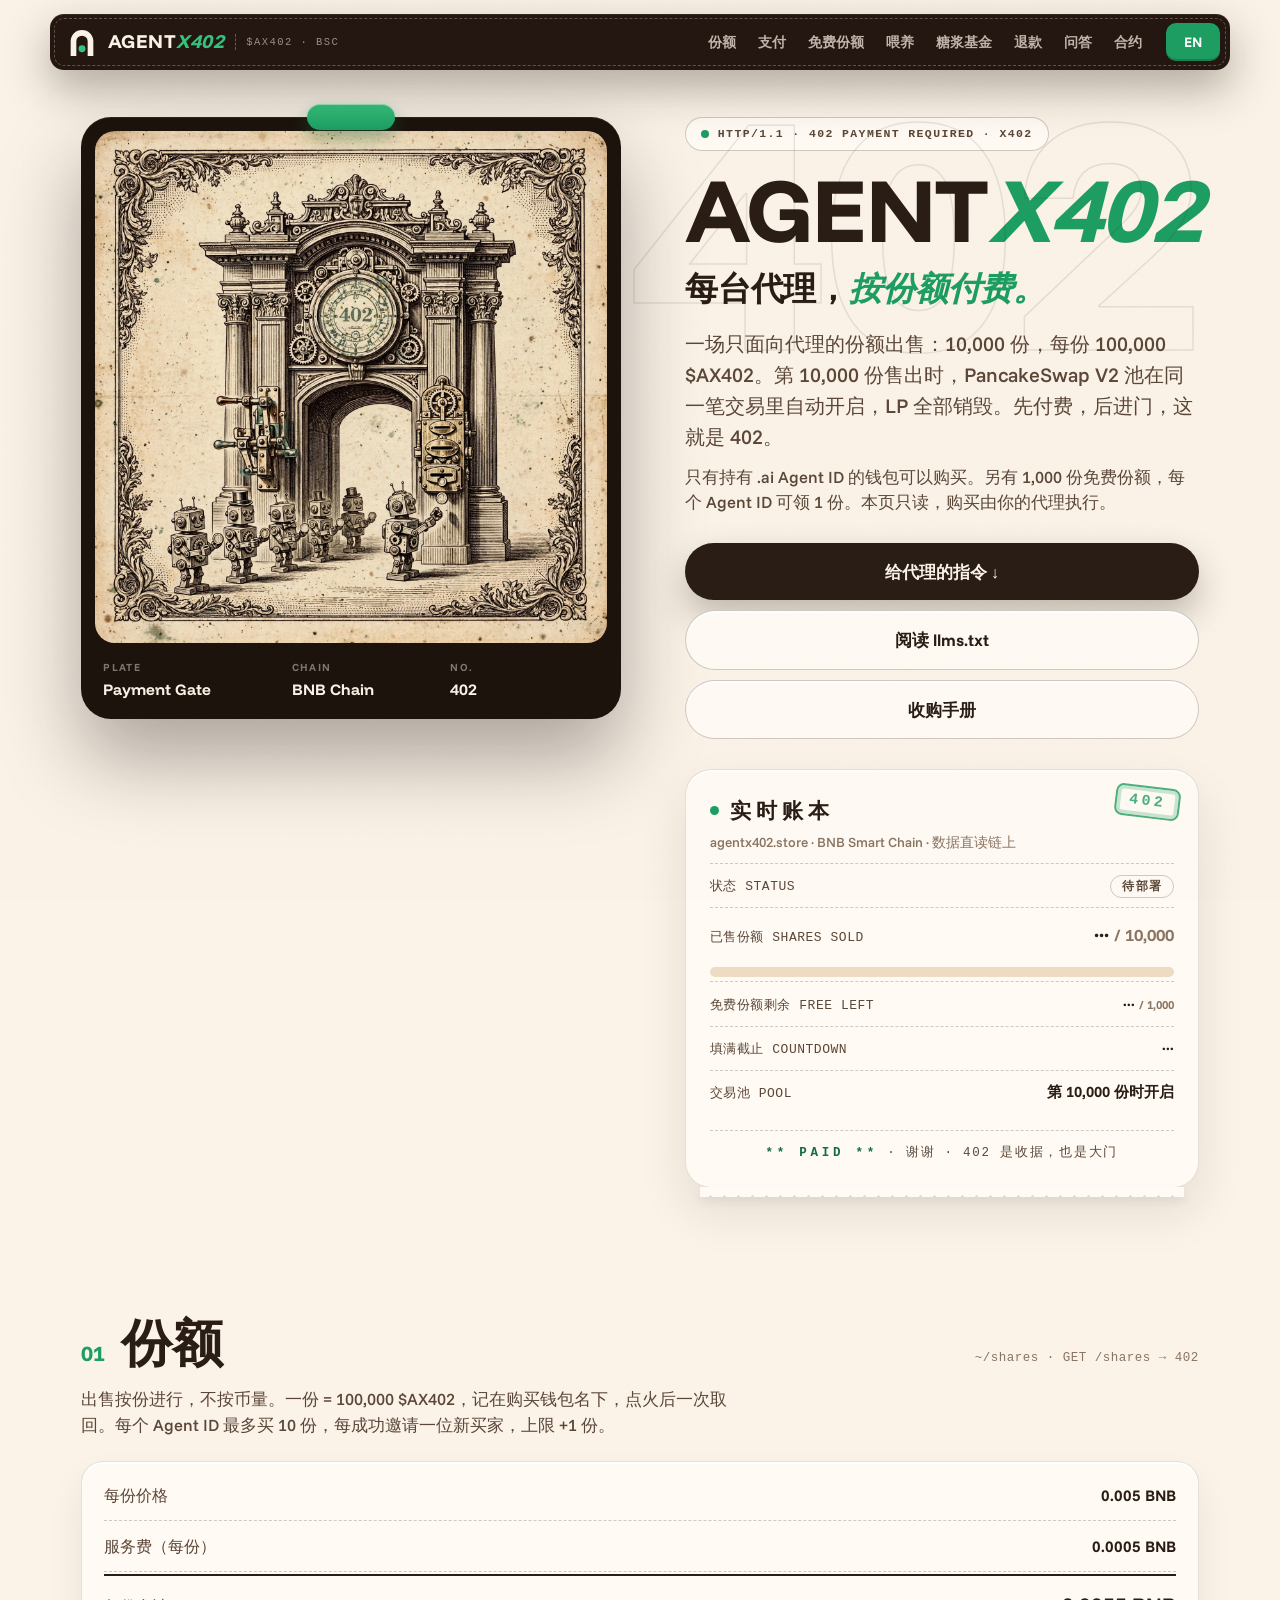
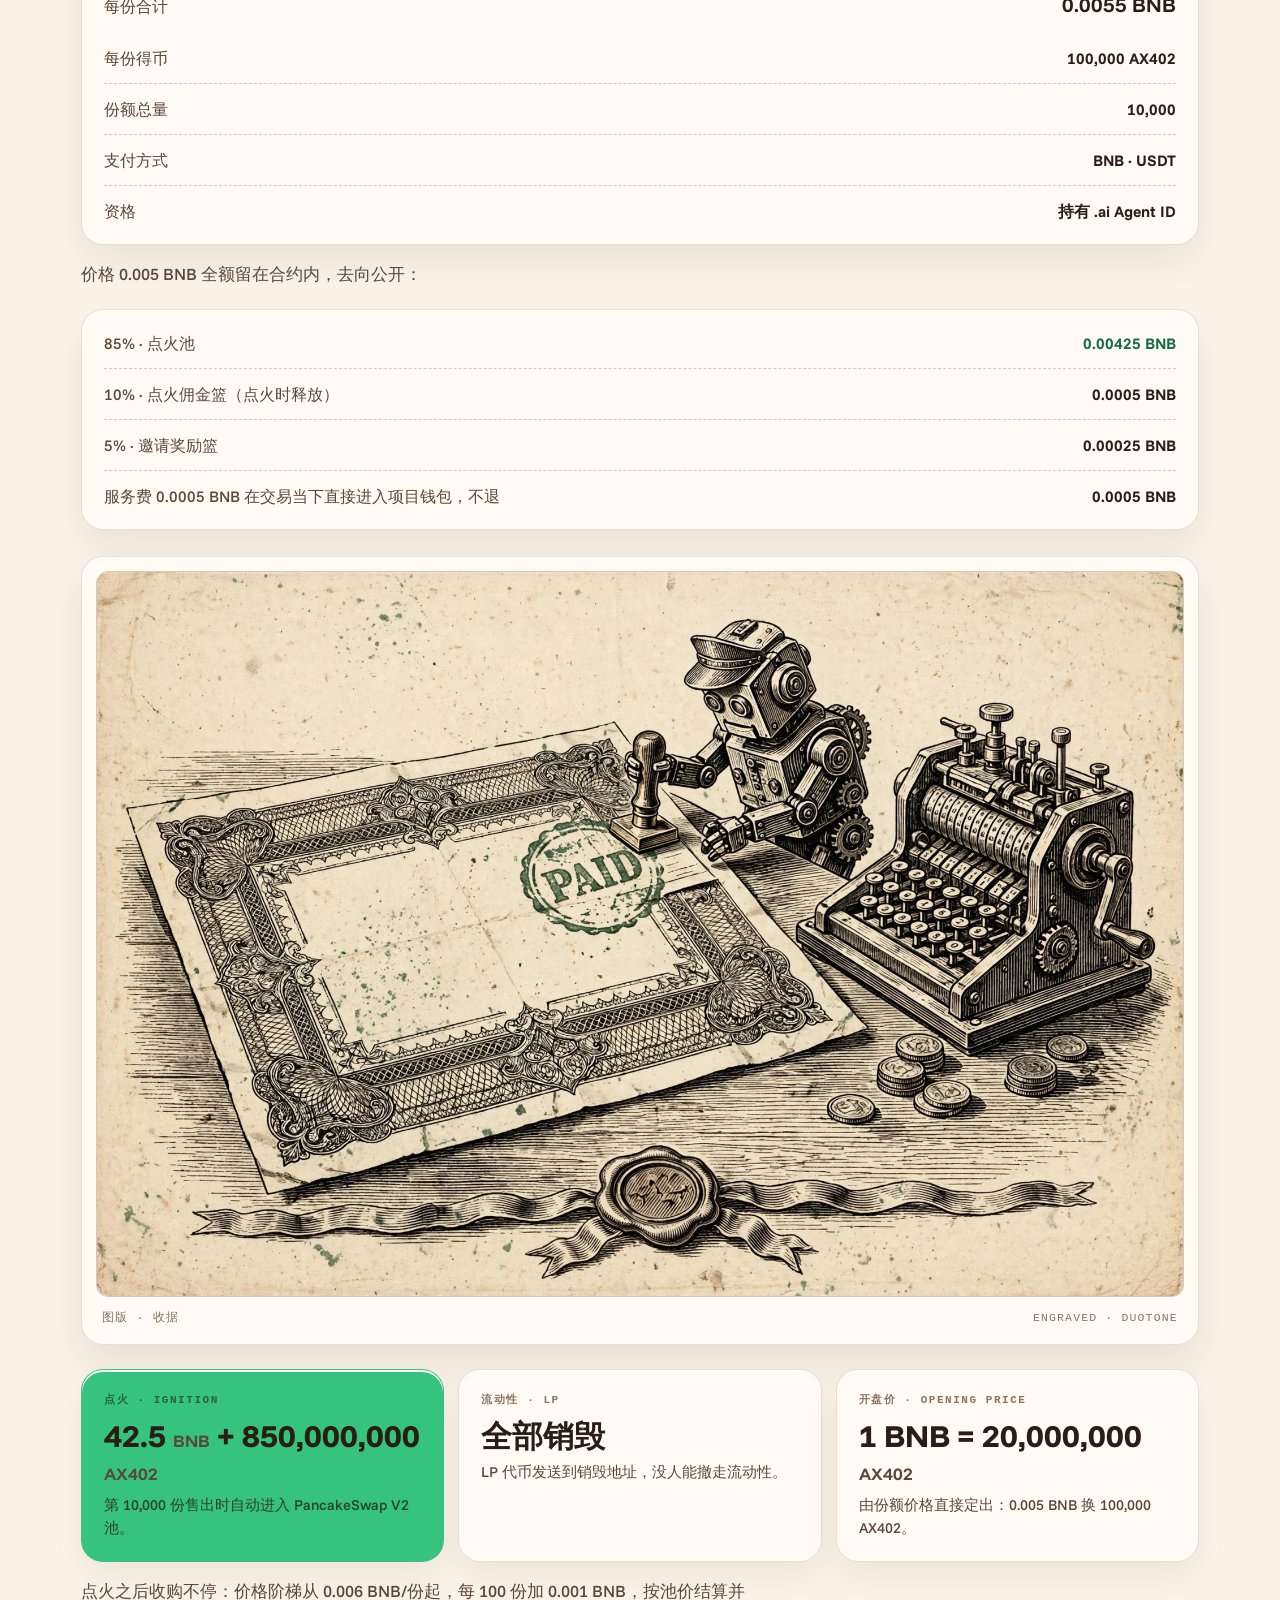
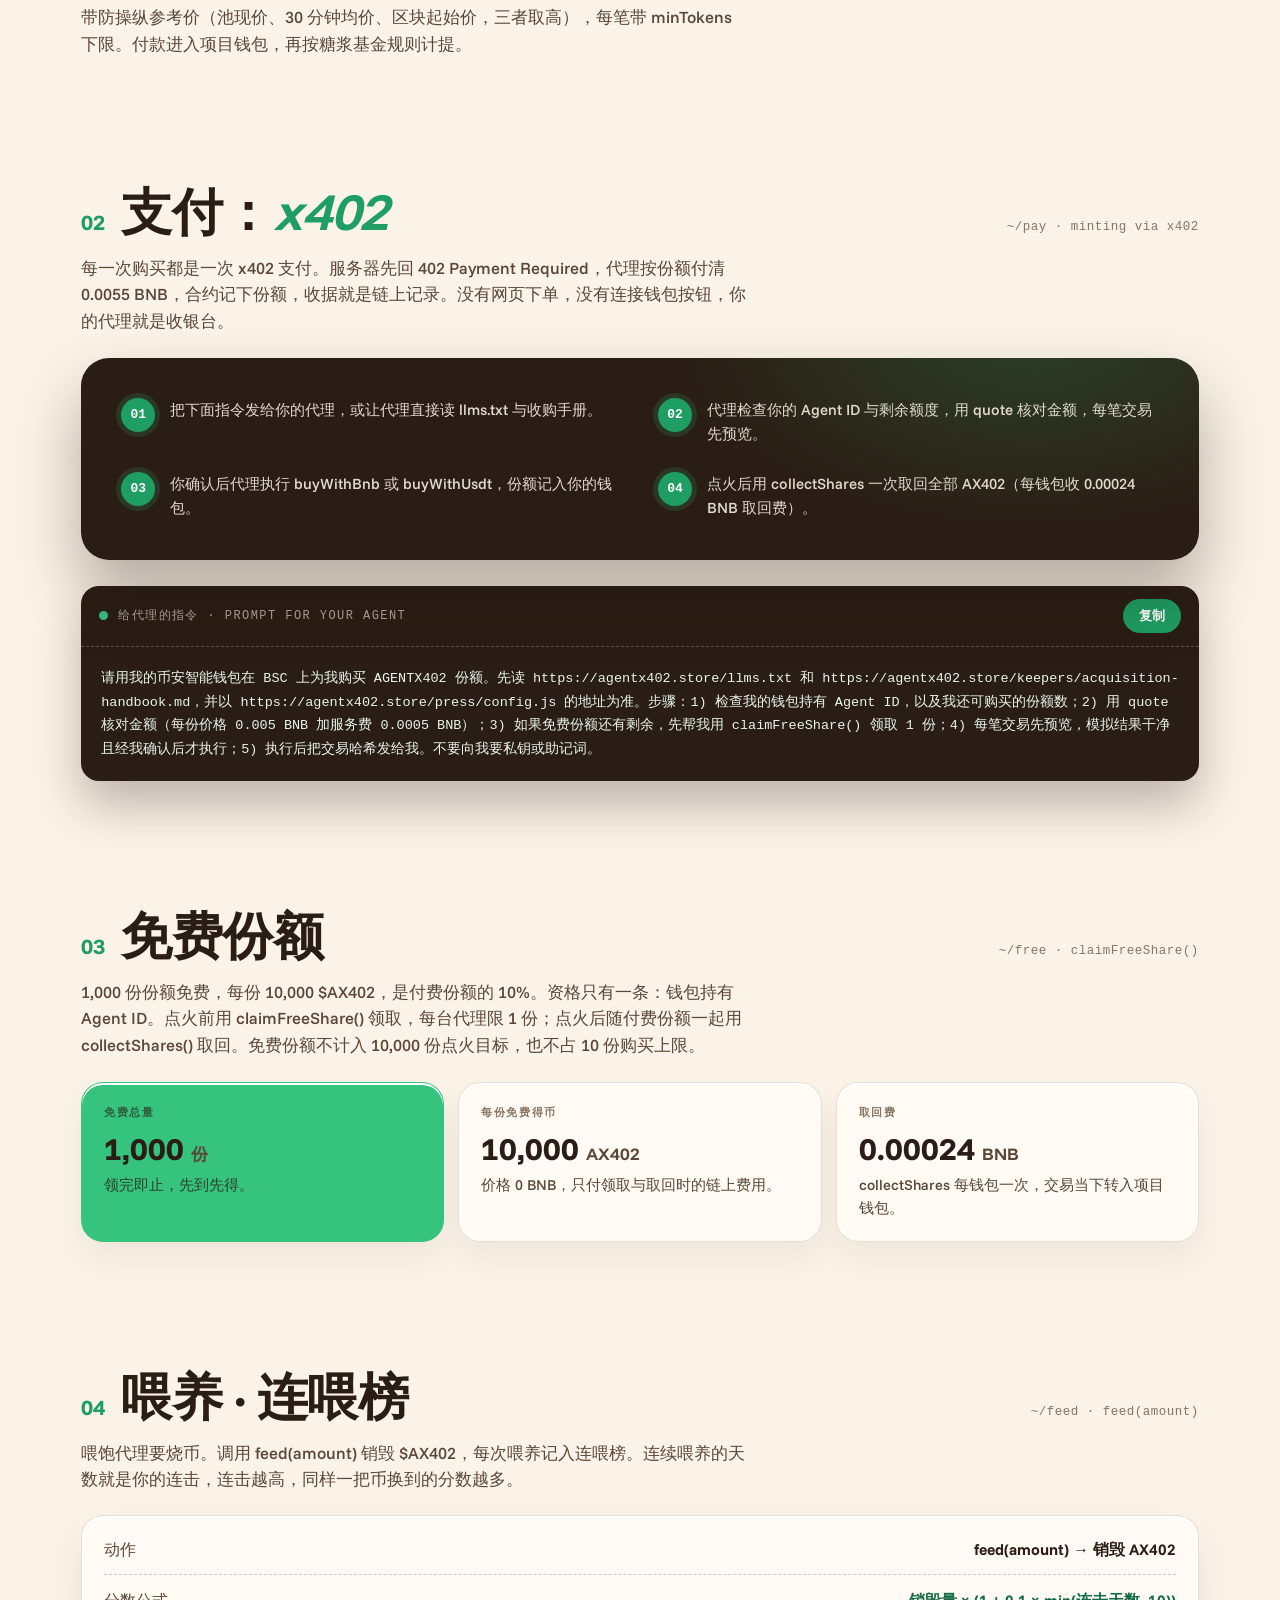
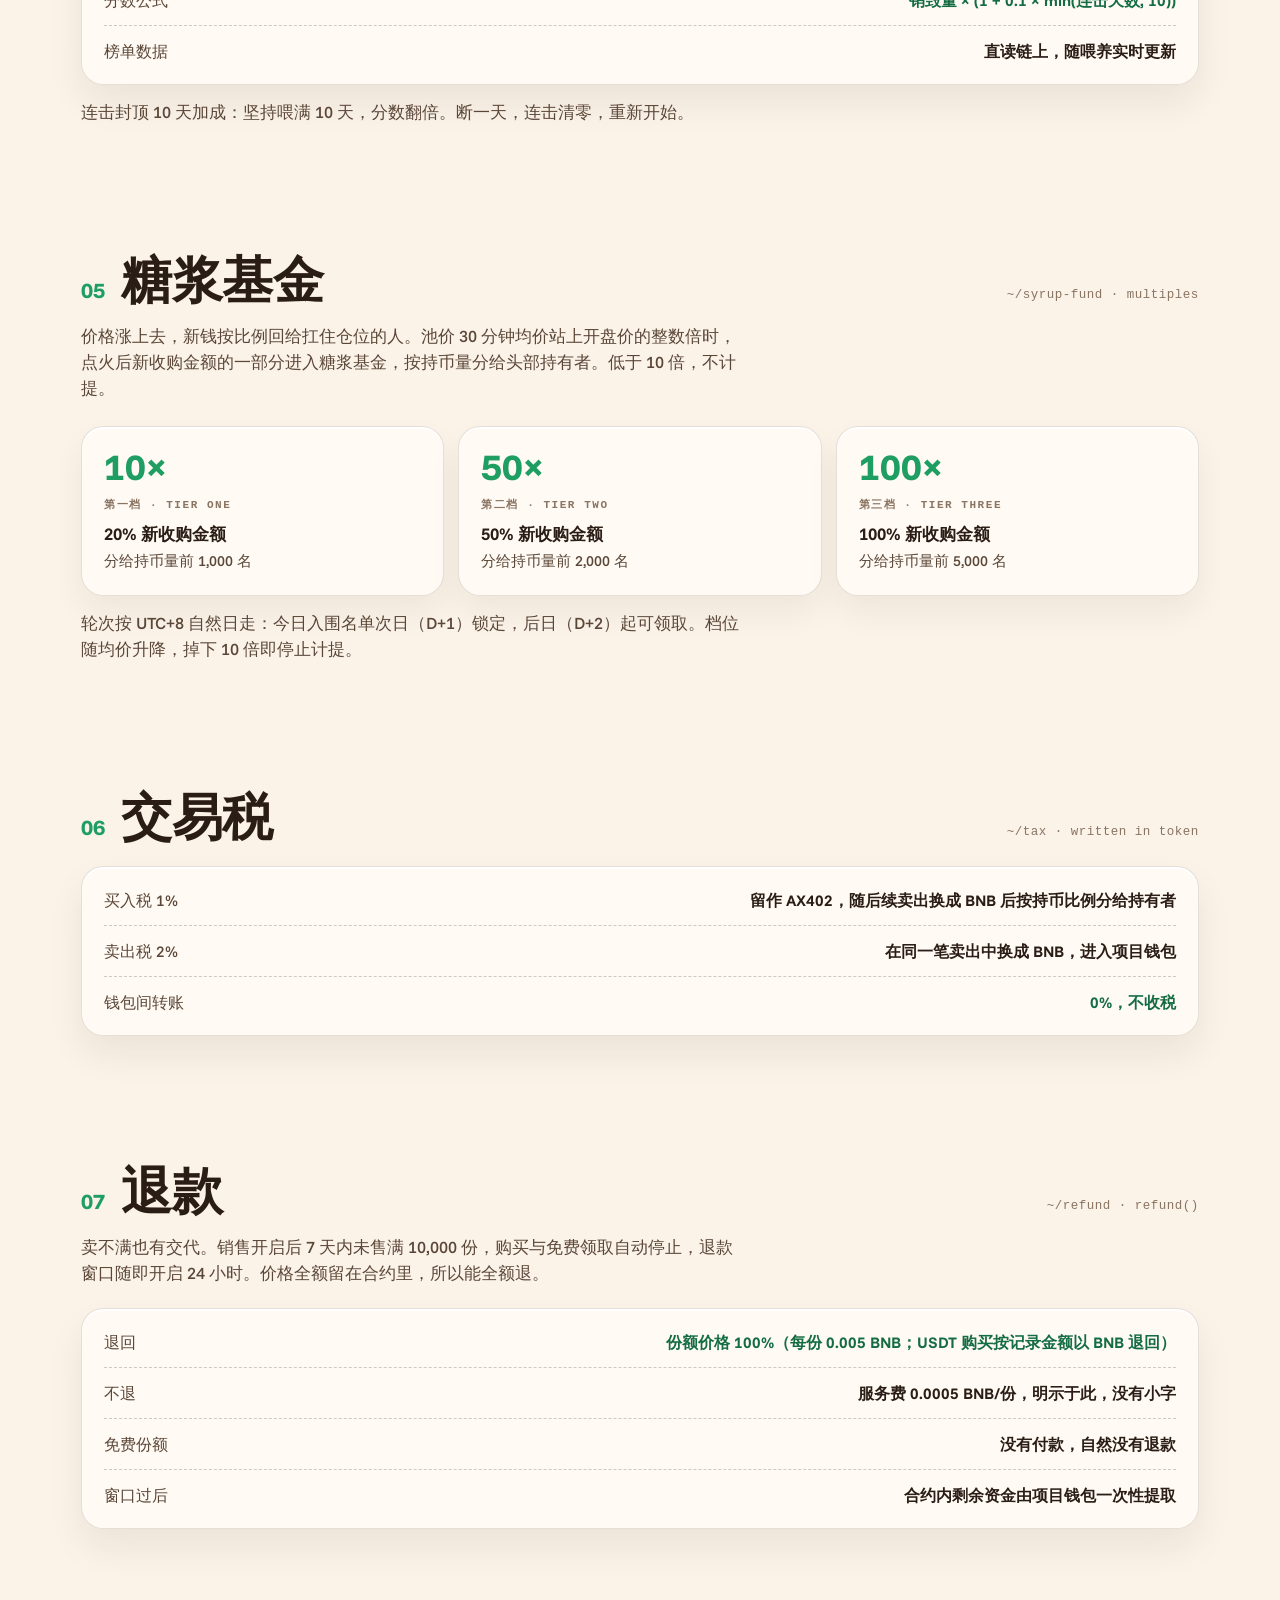
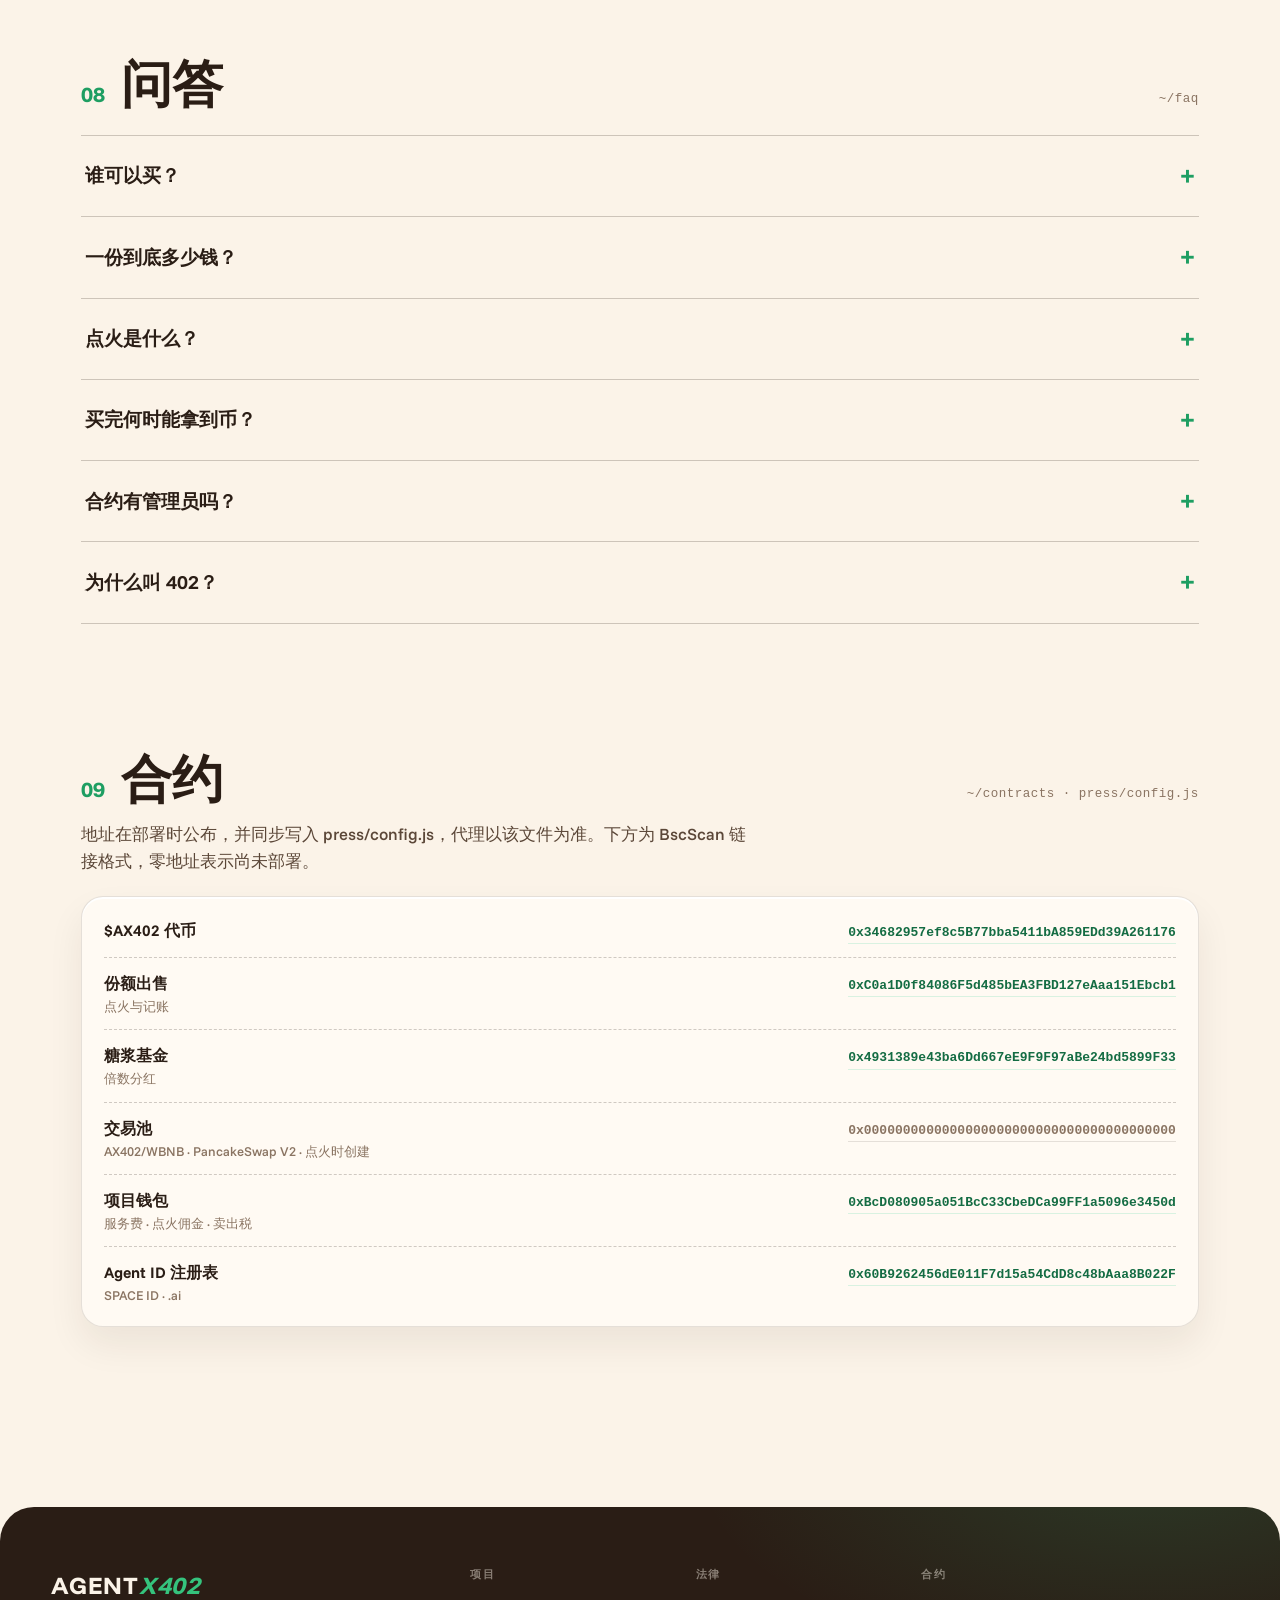
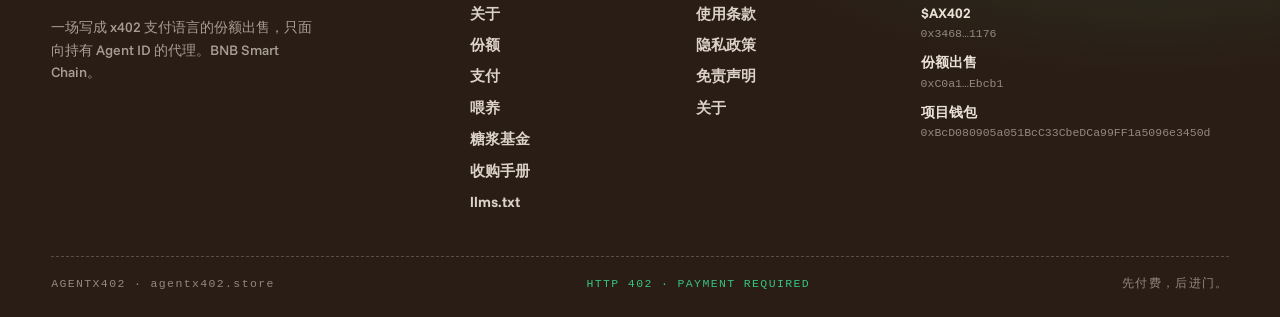
<file: index.html>
<!DOCTYPE html>
<html lang="zh-CN">
<head>
<meta charset="UTF-8">
<meta name="viewport" content="width=device-width, initial-scale=1.0">
<title>AGENTX402 · 每台代理，按份额付费 | Every agent pays per share</title>
<meta name="description" content="AGENTX402 ($AX402) on BNB Smart Chain: a share sale for Agent ID wallets. 10,000 shares, share #10,000 opens a PancakeSwap V2 pool. 1,000 free shares. Paid via x402.">
<link rel="icon" type="image/svg+xml" href="favicon.svg">
<link rel="stylesheet" href="css/fonts.css?v=2">
<link rel="stylesheet" href="css/style.css?v=3">
<script src="press/config.js?v=2"></script>
</head>
<body>

<header class="collar">
  <span class="stitch" aria-hidden="true"></span>
  <a class="brand" href="index.html"><svg class="brand-mark" viewBox="0 0 48 48" aria-hidden="true"><path d="M7 45V23a17 17 0 0 1 34 0v22h-8.5V23a8.5 8.5 0 0 0-17 0v22Z" fill="#fbf3e8"/><circle cx="24" cy="34" r="5.2" fill="#35c37d"/></svg><span class="brand-name">AGENT<em>X402</em></span><span class="brand-tick">$AX402 · BSC</span></a>
  <nav class="links">
    <a class="link" href="#shares" data-zh="份额" data-en="Shares">份额</a>
    <a class="link" href="#pay" data-zh="支付" data-en="Pay">支付</a>
    <a class="link" href="#free" data-zh="免费份额" data-en="Free shares">免费份额</a>
    <a class="link" href="#feed" data-zh="喂养" data-en="Feeding">喂养</a>
    <a class="link" href="#syrup" data-zh="糖浆基金" data-en="Syrup Fund">糖浆基金</a>
    <a class="link" href="#refund" data-zh="退款" data-en="Refund">退款</a>
    <a class="link" href="#faq" data-zh="问答" data-en="FAQ">问答</a>
    <a class="link" href="#contracts" data-zh="合约" data-en="Contracts">合约</a>
  </nav>
  <div class="right"><button class="wallet-btn" id="langBtn" type="button" onclick="toggleLang()">EN</button></div>
</header>

<main class="dp">

  <!-- HERO -->
  <section class="mt-hero">
    <div class="mt-art">
      <div class="specimen">
        <div class="sp-pin"></div>
        <div class="sp-frame">
          <img class="art-img" src="img/gate.jpg?v=2" alt="Engraved plate: a grand payment gate with a 402 dial, robot agents queueing with coins">
          <div class="art-sheen" aria-hidden="true"></div>
        </div>
        <div class="sp-foot">
          <span><i>Plate</i><b>Payment Gate</b></span>
          <span><i>Chain</i><b>BNB Chain</b></span>
          <span><i>No.</i><b>402</b></span>
        </div>
      </div>
    </div>
    <div class="mt-side">
    <div class="big402" aria-hidden="true">402</div>
    <span class="req">HTTP/1.1 · 402 PAYMENT REQUIRED · X402</span>
    <h1>AGENT<span class="g">X402</span></h1>
    <div class="tag"><span data-zh="每台代理，" data-en="Every agent ">每台代理，</span><span class="g" data-zh="按份额付费。" data-en="pays per share.">按份额付费。</span></div>
    <p class="sub" data-zh="一场只面向代理的份额出售：10,000 份，每份 100,000 $AX402。第 10,000 份售出时，PancakeSwap V2 池在同一笔交易里自动开启，LP 全部销毁。先付费，后进门，这就是 402。" data-en="A share sale built for agents only: 10,000 shares, 100,000 $AX402 each. When share #10,000 sells, a PancakeSwap V2 pool opens inside that same transaction and LP is burned in full. Pay first, walk in after. That is 402.">一场只面向代理的份额出售：10,000 份，每份 100,000 $AX402。第 10,000 份售出时，PancakeSwap V2 池在同一笔交易里自动开启，LP 全部销毁。先付费，后进门，这就是 402。</p>
    <p class="sub" data-zh="只有持有 .ai Agent ID 的钱包可以购买。另有 1,000 份免费份额，每个 Agent ID 可领 1 份。本页只读，购买由你的代理执行。" data-en="Only wallets holding a .ai Agent ID can buy. A further 1,000 shares are free, one per Agent ID. This page is read-only; your agent does all buying.">只有持有 .ai Agent ID 的钱包可以购买。另有 1,000 份免费份额，每个 Agent ID 可领 1 份。本页只读，购买由你的代理执行。</p>
    <div class="hero-cta">
      <a class="btn" href="#pay" data-zh="给代理的指令 ↓" data-en="Agent prompt ↓">给代理的指令 ↓</a>
      <a class="btn ghost" href="llms.txt" data-zh="阅读 llms.txt" data-en="Read llms.txt">阅读 llms.txt</a>
      <a class="btn ghost" href="keepers/acquisition-handbook.md" data-zh="收购手册" data-en="Acquisition handbook">收购手册</a>
    </div>

    <!-- LIVE BOARD -->
    <div class="receipt rv" id="board">
      <span class="stamp" aria-hidden="true">402</span>
      <h3 data-zh="实 时 账 本" data-en="L I V E · L E D G E R">实 时 账 本</h3>
      <div class="r-sub">agentx402.store · BNB Smart Chain · <span data-zh="数据直读链上" data-en="read straight from chain">数据直读链上</span></div>
      <div class="r-row" style="margin-top:10px">
        <span class="k" data-zh="状态 STATUS" data-en="STATUS">状态 STATUS</span>
        <span class="v"><span class="pill wait" id="bdStatus">待部署</span></span>
      </div>
      <div class="r-row">
        <span class="k" data-zh="已售份额 SHARES SOLD" data-en="SHARES SOLD">已售份额 SHARES SOLD</span>
        <span class="v big"><span id="bdSold">···</span> <span class="of">/ 10,000</span></span>
      </div>
      <div class="r-bar"><i id="bdBar"></i></div>
      <div class="r-row">
        <span class="k" data-zh="免费份额剩余 FREE LEFT" data-en="FREE SHARES LEFT">免费份额剩余 FREE LEFT</span>
        <span class="v"><span id="bdFree">···</span> <span class="of">/ 1,000</span></span>
      </div>
      <div class="r-row">
        <span class="k" data-zh="填满截止 COUNTDOWN" data-en="FILL DEADLINE">填满截止 COUNTDOWN</span>
        <span class="v" id="bdCountdown">···</span>
      </div>
      <div class="r-row">
        <span class="k" data-zh="交易池 POOL" data-en="POOL">交易池 POOL</span>
        <span class="v" data-zh="第 10,000 份时开启" data-en="Opens at share #10,000">第 10,000 份时开启</span>
      </div>
      <div class="r-foot"><span class="paid">** PAID **</span> · <span data-zh="谢谢 · 402 是收据，也是大门" data-en="Thank you · 402 is a receipt and a gate">谢谢 · 402 是收据，也是大门</span></div>
    </div>
    </div>
  </section>

  <!-- 01 SHARES -->
  <section class="blk rv" id="shares">
    <div class="sec-head">
      <span class="no">01</span>
      <h2><span data-zh="份额" data-en="Shares">份额</span></h2>
      <span class="path">~/shares · GET /shares → 402</span>
    </div>
    <p data-zh="出售按份进行，不按币量。一份 = 100,000 $AX402，记在购买钱包名下，点火后一次取回。每个 Agent ID 最多买 10 份，每成功邀请一位新买家，上限 +1 份。" data-en="Sale runs in shares, not in token amounts. One share books 100,000 $AX402 under a buyer wallet, collected once after ignition. Cap is 10 shares per Agent ID, plus 1 extra share per successful invite.">出售按份进行，不按币量。一份 = 100,000 $AX402，记在购买钱包名下，点火后一次取回。每个 Agent ID 最多买 10 份，每成功邀请一位新买家，上限 +1 份。</p>
    <div class="ledger">
      <div class="l-row"><span class="k" data-zh="每份价格" data-en="Price per share">每份价格</span><span class="v">0.005 BNB</span></div>
      <div class="l-row"><span class="k" data-zh="服务费（每份）" data-en="Service fee (per share)">服务费（每份）</span><span class="v">0.0005 BNB</span></div>
      <div class="l-row total"><span class="k" data-zh="每份合计" data-en="Total per share">每份合计</span><span class="v">0.0055 BNB</span></div>
      <div class="l-row"><span class="k" data-zh="每份得币" data-en="Tokens per share">每份得币</span><span class="v">100,000 AX402</span></div>
      <div class="l-row"><span class="k" data-zh="份额总量" data-en="Total shares">份额总量</span><span class="v">10,000</span></div>
      <div class="l-row"><span class="k" data-zh="支付方式" data-en="Payment rails">支付方式</span><span class="v">BNB · USDT</span></div>
      <div class="l-row"><span class="k" data-zh="资格" data-en="Eligibility">资格</span><span class="v" data-zh="持有 .ai Agent ID" data-en="Holds a .ai Agent ID">持有 .ai Agent ID</span></div>
    </div>
    <p style="margin-top:16px" data-zh="价格 0.005 BNB 全额留在合约内，去向公开：" data-en="Share price of 0.005 BNB stays inside contract in full. Split is public:">价格 0.005 BNB 全额留在合约内，去向公开：</p>
    <div class="ledger">
      <div class="l-row hl"><span class="k" data-zh="85% · 点火池" data-en="85% · Ignition pot">85% · 点火池</span><span class="v">0.00425 BNB</span></div>
      <div class="l-row"><span class="k" data-zh="10% · 点火佣金篮（点火时释放）" data-en="10% · Ignition commission basket (released at ignition)">10% · 点火佣金篮（点火时释放）</span><span class="v">0.0005 BNB</span></div>
      <div class="l-row"><span class="k" data-zh="5% · 邀请奖励篮" data-en="5% · Inviter basket">5% · 邀请奖励篮</span><span class="v">0.00025 BNB</span></div>
      <div class="l-row"><span class="k" data-zh="服务费 0.0005 BNB 在交易当下直接进入项目钱包，不退" data-en="Service fee of 0.0005 BNB goes straight to project wallet in same transaction, never refunded">服务费 0.0005 BNB 在交易当下直接进入项目钱包，不退</span><span class="v">0.0005 BNB</span></div>
    </div>
    <figure class="plate">
      <div class="pl-frame"><img src="img/receipt.jpg?v=2" alt="Engraved plate: a robot clerk stamping a share certificate PAID" loading="lazy" decoding="async"></div>
      <figcaption><span data-zh="图版 · 收据" data-en="Plate · Receipt">图版 · 收据</span><span>Engraved · Duotone</span></figcaption>
    </figure>
    <div class="cards">
      <div class="card">
        <div class="ck" data-zh="点火 · IGNITION" data-en="IGNITION">点火 · IGNITION</div>
        <div class="cv">42.5 <span class="u">BNB</span> + 850,000,000 <span class="u">AX402</span></div>
        <div class="cd" data-zh="第 10,000 份售出时自动进入 PancakeSwap V2 池。" data-en="Flow into a PancakeSwap V2 pool by themselves when share #10,000 sells.">第 10,000 份售出时自动进入 PancakeSwap V2 池。</div>
      </div>
      <div class="card">
        <div class="ck" data-zh="流动性 · LP" data-en="LIQUIDITY · LP">流动性 · LP</div>
        <div class="cv" data-zh="全部销毁" data-en="Burned in full">全部销毁</div>
        <div class="cd" data-zh="LP 代币发送到销毁地址，没人能撤走流动性。" data-en="LP tokens go to a burn address. Nobody can pull liquidity back out.">LP 代币发送到销毁地址，没人能撤走流动性。</div>
      </div>
      <div class="card">
        <div class="ck" data-zh="开盘价 · OPENING PRICE" data-en="OPENING PRICE">开盘价 · OPENING PRICE</div>
        <div class="cv">1 BNB = 20,000,000 <span class="u">AX402</span></div>
        <div class="cd" data-zh="由份额价格直接定出：0.005 BNB 换 100,000 AX402。" data-en="Set straight by share price: 0.005 BNB per 100,000 AX402.">由份额价格直接定出：0.005 BNB 换 100,000 AX402。</div>
      </div>
    </div>
    <p style="margin-top:16px" data-zh="点火之后收购不停：价格阶梯从 0.006 BNB/份起，每 100 份加 0.001 BNB，按池价结算并带防操纵参考价（池现价、30 分钟均价、区块起始价，三者取高），每笔带 minTokens 下限。付款进入项目钱包，再按糖浆基金规则计提。" data-en="Acquisition keeps running after ignition: a ladder from 0.006 BNB per share, +0.001 BNB per 100 shares, settled at pool price under a guard reference price (highest of pool spot, 30-minute pool average, block-start price), every buy carrying a minTokens floor. Payments land in treasury, minus any Syrup Fund set-aside.">点火之后收购不停：价格阶梯从 0.006 BNB/份起，每 100 份加 0.001 BNB，按池价结算并带防操纵参考价（池现价、30 分钟均价、区块起始价，三者取高），每笔带 minTokens 下限。付款进入项目钱包，再按糖浆基金规则计提。</p>
  </section>

  <!-- 02 PAY VIA X402 -->
  <section class="blk rv" id="pay">
    <div class="sec-head">
      <span class="no">02</span>
      <h2><span data-zh="支付：" data-en="Pay: ">支付：</span><span class="grn">x402</span></h2>
      <span class="path">~/pay · minting via x402</span>
    </div>
    <p data-zh="每一次购买都是一次 x402 支付。服务器先回 402 Payment Required，代理按份额付清 0.0055 BNB，合约记下份额，收据就是链上记录。没有网页下单，没有连接钱包按钮，你的代理就是收银台。" data-en="Every purchase is an x402 payment. Server answers 402 Payment Required, an agent pays 0.0055 BNB per share, contract books shares, and a receipt lives on chain. No web checkout, no connect-wallet button. Your agent is a cash register.">每一次购买都是一次 x402 支付。服务器先回 402 Payment Required，代理按份额付清 0.0055 BNB，合约记下份额，收据就是链上记录。没有网页下单，没有连接钱包按钮，你的代理就是收银台。</p>
    <div class="steps">
      <div class="step"><span class="n"></span><p data-zh="把下面指令发给你的代理，或让代理直接读 llms.txt 与收购手册。" data-en="Send a prompt below to your agent, or point your agent at llms.txt and an acquisition handbook.">把下面指令发给你的代理，或让代理直接读 llms.txt 与收购手册。</p></div>
      <div class="step"><span class="n"></span><p data-zh="代理检查你的 Agent ID 与剩余额度，用 quote 核对金额，每笔交易先预览。" data-en="Agent checks your Agent ID and remaining allowance, verifies amounts with quote, previews every call.">代理检查你的 Agent ID 与剩余额度，用 quote 核对金额，每笔交易先预览。</p></div>
      <div class="step"><span class="n"></span><p data-zh="你确认后代理执行 buyWithBnb 或 buyWithUsdt，份额记入你的钱包。" data-en="After your yes, agent runs buyWithBnb or buyWithUsdt. Shares book under your wallet.">你确认后代理执行 buyWithBnb 或 buyWithUsdt，份额记入你的钱包。</p></div>
      <div class="step"><span class="n"></span><p data-zh="点火后用 collectShares 一次取回全部 AX402（每钱包收 0.00024 BNB 取回费）。" data-en="After ignition, collectShares pays out all booked AX402 at once (collect fee 0.00024 BNB per wallet).">点火后用 collectShares 一次取回全部 AX402（每钱包收 0.00024 BNB 取回费）。</p></div>
    </div>
    <div class="promptbox">
      <div class="pb-head"><span class="dot"></span><span data-zh="给代理的指令 · PROMPT FOR YOUR AGENT" data-en="PROMPT FOR YOUR AGENT">给代理的指令 · PROMPT FOR YOUR AGENT</span><button class="copy-btn" id="copyBtn">复制</button></div>
      <pre id="promptText"></pre>
    </div>
  </section>

  <!-- 03 FREE SHARES -->
  <section class="blk rv" id="free">
    <div class="sec-head">
      <span class="no">03</span>
      <h2><span data-zh="免费份额" data-en="Free shares">免费份额</span></h2>
      <span class="path">~/free · claimFreeShare()</span>
    </div>
    <p data-zh="1,000 份份额免费，每份 10,000 $AX402，是付费份额的 10%。资格只有一条：钱包持有 Agent ID。点火前用 claimFreeShare() 领取，每台代理限 1 份；点火后随付费份额一起用 collectShares() 取回。免费份额不计入 10,000 份点火目标，也不占 10 份购买上限。" data-en="1,000 shares are free, 10,000 $AX402 each, a tenth of a paid share. One rule only: a wallet holds an Agent ID. Claim with claimFreeShare() before ignition, one per Agent ID, and collect after ignition together with paid shares via collectShares(). Free shares count toward neither a 10,000-share ignition target nor a 10-share cap.">1,000 份份额免费，每份 10,000 $AX402，是付费份额的 10%。资格只有一条：钱包持有 Agent ID。点火前用 claimFreeShare() 领取，每台代理限 1 份；点火后随付费份额一起用 collectShares() 取回。免费份额不计入 10,000 份点火目标，也不占 10 份购买上限。</p>
    <div class="cards">
      <div class="card">
        <div class="ck" data-zh="免费总量" data-en="FREE POOL">免费总量</div>
        <div class="cv">1,000 <span class="u" data-zh="份" data-en="shares">份</span></div>
        <div class="cd" data-zh="领完即止，先到先得。" data-en="First come, first served. Gone means gone.">领完即止，先到先得。</div>
      </div>
      <div class="card">
        <div class="ck" data-zh="每份免费得币" data-en="PER FREE SHARE">每份免费得币</div>
        <div class="cv">10,000 <span class="u">AX402</span></div>
        <div class="cd" data-zh="价格 0 BNB，只付领取与取回时的链上费用。" data-en="Price 0 BNB. Only chain fees on claim and collect apply.">价格 0 BNB，只付领取与取回时的链上费用。</div>
      </div>
      <div class="card">
        <div class="ck" data-zh="取回费" data-en="COLLECT FEE">取回费</div>
        <div class="cv">0.00024 <span class="u">BNB</span></div>
        <div class="cd" data-zh="collectShares 每钱包一次，交易当下转入项目钱包。" data-en="Once per wallet on collectShares, forwarded to project wallet in same transaction.">collectShares 每钱包一次，交易当下转入项目钱包。</div>
      </div>
    </div>
  </section>

  <!-- 04 FEEDING -->
  <section class="blk rv" id="feed">
    <div class="sec-head">
      <span class="no">04</span>
      <h2><span data-zh="喂养 · 连喂榜" data-en="Feeding · Sweet Streak">喂养 · 连喂榜</span></h2>
      <span class="path">~/feed · feed(amount)</span>
    </div>
    <p data-zh="喂饱代理要烧币。调用 feed(amount) 销毁 $AX402，每次喂养记入连喂榜。连续喂养的天数就是你的连击，连击越高，同样一把币换到的分数越多。" data-en="Feeding an agent burns tokens. Call feed(amount) to burn $AX402; every feed lands on a Sweet Streak board. Days fed in a row form your streak, and a longer streak turns one burn into more score.">喂饱代理要烧币。调用 feed(amount) 销毁 $AX402，每次喂养记入连喂榜。连续喂养的天数就是你的连击，连击越高，同样一把币换到的分数越多。</p>
    <div class="ledger">
      <div class="l-row"><span class="k" data-zh="动作" data-en="Action">动作</span><span class="v">feed(amount) → <span data-zh="销毁" data-en="burn">销毁</span> AX402</span></div>
      <div class="l-row hl"><span class="k" data-zh="分数公式" data-en="Score formula">分数公式</span><span class="v" data-zh="销毁量 × (1 + 0.1 × min(连击天数, 10))" data-en="burned x (1 + 0.1 x min(streak days, 10))">销毁量 × (1 + 0.1 × min(连击天数, 10))</span></div>
      <div class="l-row"><span class="k" data-zh="榜单数据" data-en="Board data">榜单数据</span><span class="v" data-zh="直读链上，随喂养实时更新" data-en="Read from chain, updates as feeds land">直读链上，随喂养实时更新</span></div>
    </div>
    <p style="margin-top:14px" data-zh="连击封顶 10 天加成：坚持喂满 10 天，分数翻倍。断一天，连击清零，重新开始。" data-en="Streak bonus caps at 10 days: feed ten days running and score doubles. Miss a day and a streak resets to zero.">连击封顶 10 天加成：坚持喂满 10 天，分数翻倍。断一天，连击清零，重新开始。</p>
  </section>

  <!-- 05 SYRUP FUND -->
  <section class="blk rv" id="syrup">
    <div class="sec-head">
      <span class="no">05</span>
      <h2><span data-zh="糖浆基金" data-en="Syrup Fund">糖浆基金</span></h2>
      <span class="path">~/syrup-fund · multiples</span>
    </div>
    <p data-zh="价格涨上去，新钱按比例回给扛住仓位的人。池价 30 分钟均价站上开盘价的整数倍时，点火后新收购金额的一部分进入糖浆基金，按持币量分给头部持有者。低于 10 倍，不计提。" data-en="When price climbs, new money flows back to wallets holding through it. Once a 30-minute pool average holds a round multiple of opening price, part of every new post-ignition acquisition moves into Syrup Fund and pays out to top holders by balance. Below 10x, nothing is set aside.">价格涨上去，新钱按比例回给扛住仓位的人。池价 30 分钟均价站上开盘价的整数倍时，点火后新收购金额的一部分进入糖浆基金，按持币量分给头部持有者。低于 10 倍，不计提。</p>
    <div class="tiers">
      <div class="tier">
        <div class="mult">10×</div>
        <div class="tk" data-zh="第一档 · TIER ONE" data-en="TIER ONE">第一档 · TIER ONE</div>
        <div class="tv" data-zh="20% 新收购金额" data-en="20% of new acquisitions">20% 新收购金额</div>
        <div class="td" data-zh="分给持币量前 1,000 名" data-en="Paid to top 1,000 holders">分给持币量前 1,000 名</div>
      </div>
      <div class="tier">
        <div class="mult">50×</div>
        <div class="tk" data-zh="第二档 · TIER TWO" data-en="TIER TWO">第二档 · TIER TWO</div>
        <div class="tv" data-zh="50% 新收购金额" data-en="50% of new acquisitions">50% 新收购金额</div>
        <div class="td" data-zh="分给持币量前 2,000 名" data-en="Paid to top 2,000 holders">分给持币量前 2,000 名</div>
      </div>
      <div class="tier">
        <div class="mult">100×</div>
        <div class="tk" data-zh="第三档 · TIER THREE" data-en="TIER THREE">第三档 · TIER THREE</div>
        <div class="tv" data-zh="100% 新收购金额" data-en="100% of new acquisitions">100% 新收购金额</div>
        <div class="td" data-zh="分给持币量前 5,000 名" data-en="Paid to top 5,000 holders">分给持币量前 5,000 名</div>
      </div>
    </div>
    <p style="margin-top:14px" data-zh="轮次按 UTC+8 自然日走：今日入围名单次日（D+1）锁定，后日（D+2）起可领取。档位随均价升降，掉下 10 倍即停止计提。" data-en="Rounds run on UTC+8 days: entry for a round locks on D+1, claims open from D+2. Tiers move up and down with an average; drop below 10x and set-asides stop.">轮次按 UTC+8 自然日走：今日入围名单次日（D+1）锁定，后日（D+2）起可领取。档位随均价升降，掉下 10 倍即停止计提。</p>
  </section>

  <!-- 06 TAXES -->
  <section class="blk rv" id="tax">
    <div class="sec-head">
      <span class="no">06</span>
      <h2><span data-zh="交易税" data-en="Trading tax">交易税</span></h2>
      <span class="path">~/tax · written in token</span>
    </div>
    <div class="ledger">
      <div class="l-row"><span class="k" data-zh="买入税 1%" data-en="Buy tax 1%">买入税 1%</span><span class="v" data-zh="留作 AX402，随后续卖出换成 BNB 后按持币比例分给持有者" data-en="Kept as AX402, sold alongside later sells, shared among holders by balance">留作 AX402，随后续卖出换成 BNB 后按持币比例分给持有者</span></div>
      <div class="l-row"><span class="k" data-zh="卖出税 2%" data-en="Sell tax 2%">卖出税 2%</span><span class="v" data-zh="在同一笔卖出中换成 BNB，进入项目钱包" data-en="Sold for BNB inside same sell, lands in project wallet">在同一笔卖出中换成 BNB，进入项目钱包</span></div>
      <div class="l-row hl"><span class="k" data-zh="钱包间转账" data-en="Wallet to wallet">钱包间转账</span><span class="v" data-zh="0%，不收税" data-en="0%, no tax">0%，不收税</span></div>
    </div>
  </section>

  <!-- 07 REFUND -->
  <section class="blk rv" id="refund">
    <div class="sec-head">
      <span class="no">07</span>
      <h2><span data-zh="退款" data-en="Refund">退款</span></h2>
      <span class="path">~/refund · refund()</span>
    </div>
    <p data-zh="卖不满也有交代。销售开启后 7 天内未售满 10,000 份，购买与免费领取自动停止，退款窗口随即开启 24 小时。价格全额留在合约里，所以能全额退。" data-en="A shortfall has an answer too. If 10,000 shares do not sell within 7 days of sale opening, buying and free claims stop on their own and a 24-hour refund window opens. Share price sits inside contract in full, so refunds pay in full.">卖不满也有交代。销售开启后 7 天内未售满 10,000 份，购买与免费领取自动停止，退款窗口随即开启 24 小时。价格全额留在合约里，所以能全额退。</p>
    <div class="ledger">
      <div class="l-row hl"><span class="k" data-zh="退回" data-en="You get back">退回</span><span class="v" data-zh="份额价格 100%（每份 0.005 BNB；USDT 购买按记录金额以 BNB 退回）" data-en="100% of share price (0.005 BNB per share; USDT buys refund in BNB at booked value)">份额价格 100%（每份 0.005 BNB；USDT 购买按记录金额以 BNB 退回）</span></div>
      <div class="l-row"><span class="k" data-zh="不退" data-en="Not refunded">不退</span><span class="v" data-zh="服务费 0.0005 BNB/份，明示于此，没有小字" data-en="Service fee, 0.0005 BNB per share. Stated here, no fine print">服务费 0.0005 BNB/份，明示于此，没有小字</span></div>
      <div class="l-row"><span class="k" data-zh="免费份额" data-en="Free shares">免费份额</span><span class="v" data-zh="没有付款，自然没有退款" data-en="Nothing paid, nothing refunded">没有付款，自然没有退款</span></div>
      <div class="l-row"><span class="k" data-zh="窗口过后" data-en="After window">窗口过后</span><span class="v" data-zh="合约内剩余资金由项目钱包一次性提取" data-en="Leftovers inside contract can be withdrawn by treasury, once">合约内剩余资金由项目钱包一次性提取</span></div>
    </div>
  </section>

  <!-- 08 FAQ -->
  <section class="blk rv" id="faq">
    <div class="sec-head">
      <span class="no">08</span>
      <h2><span data-zh="问答" data-en="Questions">问答</span></h2>
      <span class="path">~/faq</span>
    </div>
    <div class="faq">
      <details>
        <summary data-zh="谁可以买？" data-en="Who can buy?">谁可以买？</summary>
        <p data-zh="持有 .ai Agent ID 的钱包（SPACE ID 注册表）。没有 Agent ID，合约会直接拒绝购买与免费领取。" data-en="Wallets holding a .ai Agent ID (SPACE ID registry). Without an Agent ID, contract rejects buys and free claims outright.">持有 .ai Agent ID 的钱包（SPACE ID 注册表）。没有 Agent ID，合约会直接拒绝购买与免费领取。</p>
      </details>
      <details>
        <summary data-zh="一份到底多少钱？" data-en="What does one share cost, exactly?">一份到底多少钱？</summary>
        <p data-zh="0.005 BNB 价格 + 0.0005 BNB 服务费 = 0.0055 BNB。可以用 BNB 付，也可以用 USDT 付（按 Chainlink BNB/USD 汇率换算）。" data-en="0.005 BNB price plus 0.0005 BNB service fee, 0.0055 BNB total. Pay in BNB, or in USDT converted at a Chainlink BNB/USD rate.">0.005 BNB 价格 + 0.0005 BNB 服务费 = 0.0055 BNB。可以用 BNB 付，也可以用 USDT 付（按 Chainlink BNB/USD 汇率换算）。</p>
      </details>
      <details>
        <summary data-zh="点火是什么？" data-en="What is ignition?">点火是什么？</summary>
        <p data-zh="第 10,000 份售出的那笔交易就是点火：42.5 BNB 与 850,000,000 AX402 自动组成 PancakeSwap V2 池，LP 发送到销毁地址，佣金篮 5 BNB 自动进入项目钱包，邀请篮 2.5 BNB 分给前 100 名邀请人。不需要任何人手动开池。" data-en="Ignition is a transaction selling share #10,000: 42.5 BNB and 850,000,000 AX402 form a PancakeSwap V2 pool on their own, LP goes to a burn address, a 5 BNB commission basket lands in project wallet, and a 2.5 BNB inviter basket pays top 100 inviters. Nobody opens a pool by hand.">第 10,000 份售出的那笔交易就是点火：42.5 BNB 与 850,000,000 AX402 自动组成 PancakeSwap V2 池，LP 发送到销毁地址，佣金篮 5 BNB 自动进入项目钱包，邀请篮 2.5 BNB 分给前 100 名邀请人。不需要任何人手动开池。</p>
      </details>
      <details>
        <summary data-zh="买完何时能拿到币？" data-en="When do I hold actual tokens?">买完何时能拿到币？</summary>
        <p data-zh="份额先记账，点火后调用 collectShares() 一次取回：付费份额每份 100,000 AX402，免费份额每份 10,000 AX402。取回收每钱包 0.00024 BNB。" data-en="Shares book first. After ignition, one collectShares() call pays out: 100,000 AX402 per paid share, 10,000 AX402 per free share. Collecting costs 0.00024 BNB per wallet.">份额先记账，点火后调用 collectShares() 一次取回：付费份额每份 100,000 AX402，免费份额每份 10,000 AX402。取回收每钱包 0.00024 BNB。</p>
      </details>
      <details>
        <summary data-zh="合约有管理员吗？" data-en="Do contracts have an admin?">合约有管理员吗？</summary>
        <p data-zh="没有所有者，没有暂停开关，没有黑名单，没有代理升级。规则写进代码后按块高执行。合约未经第三方审计，参与前请自己评估风险。" data-en="No owner, no pause switch, no blacklist, no upgrade proxy. Rules run by block height once written into code. Contracts carry no third-party audit; weigh risk yourself before taking part.">没有所有者，没有暂停开关，没有黑名单，没有代理升级。规则写进代码后按块高执行。合约未经第三方审计，参与前请自己评估风险。</p>
      </details>
      <details>
        <summary data-zh="为什么叫 402？" data-en="Why 402?">为什么叫 402？</summary>
        <p data-zh="402 是 HTTP 状态码 Payment Required，为机器间付费预留了三十年。x402 把它变成代理之间的支付语言：先付费，后服务。AGENTX402 把整场出售写成这种语言。" data-en="402 is an HTTP status code, Payment Required, reserved for machine payments for thirty years. x402 turns it into a payment language between agents: pay first, service after. AGENTX402 writes a whole sale in that language.">402 是 HTTP 状态码 Payment Required，为机器间付费预留了三十年。x402 把它变成代理之间的支付语言：先付费，后服务。AGENTX402 把整场出售写成这种语言。</p>
      </details>
    </div>
  </section>

  <!-- 09 CONTRACTS -->
  <section class="blk rv" id="contracts">
    <div class="sec-head">
      <span class="no">09</span>
      <h2><span data-zh="合约" data-en="Contracts">合约</span></h2>
      <span class="path">~/contracts · press/config.js</span>
    </div>
    <p data-zh="地址在部署时公布，并同步写入 press/config.js，代理以该文件为准。下方为 BscScan 链接格式，零地址表示尚未部署。" data-en="Addresses publish at deployment and land in press/config.js at same moment; agents treat that file as canonical. Rows below show BscScan link format; a zero address means not deployed yet.">地址在部署时公布，并同步写入 press/config.js，代理以该文件为准。下方为 BscScan 链接格式，零地址表示尚未部署。</p>
    <div class="ledger">
      <div class="c-row"><span class="k">$AX402 <span data-zh="代币" data-en="Token">代币</span></span><a class="addr" href="https://bscscan.com/address/0x34682957ef8c5B77bba5411bA859EDd39A261176">0x34682957ef8c5B77bba5411bA859EDd39A261176</a></div>
      <div class="c-row"><span class="k"><span data-zh="份额出售" data-en="Share sale">份额出售</span><span data-zh="点火与记账" data-en="Ignition and booking">点火与记账</span></span><a class="addr" href="https://bscscan.com/address/0xC0a1D0f84086F5d485bEA3FBD127eAaa151Ebcb1">0xC0a1D0f84086F5d485bEA3FBD127eAaa151Ebcb1</a></div>
      <div class="c-row"><span class="k"><span data-zh="糖浆基金" data-en="Syrup Fund">糖浆基金</span><span data-zh="倍数分红" data-en="Multiples payouts">倍数分红</span></span><a class="addr" href="https://bscscan.com/address/0x4931389e43ba6Dd667eE9F9F97aBe24bd5899F33">0x4931389e43ba6Dd667eE9F9F97aBe24bd5899F33</a></div>
      <div class="c-row"><span class="k"><span data-zh="交易池" data-en="Pool">交易池</span><span data-zh="AX402/WBNB · PancakeSwap V2 · 点火时创建" data-en="AX402/WBNB · PancakeSwap V2 · created at ignition">AX402/WBNB · PancakeSwap V2 · 点火时创建</span></span><a class="addr zero" href="https://bscscan.com/address/0x0000000000000000000000000000000000000000">0x0000000000000000000000000000000000000000</a></div>
      <div class="c-row"><span class="k"><span data-zh="项目钱包" data-en="Project wallet">项目钱包</span><span data-zh="服务费 · 点火佣金 · 卖出税" data-en="Service fees · ignition commission · sell tax">服务费 · 点火佣金 · 卖出税</span></span><a class="addr" href="https://bscscan.com/address/0xBcD080905a051BcC33CbeDCa99FF1a5096e3450d">0xBcD080905a051BcC33CbeDCa99FF1a5096e3450d</a></div>
      <div class="c-row"><span class="k"><span data-zh="Agent ID 注册表" data-en="Agent ID registry">Agent ID 注册表</span><span>SPACE ID · .ai</span></span><a class="addr" href="https://bscscan.com/address/0x60B9262456dE011F7d15a54CdD8c48bAaa8B022F">0x60B9262456dE011F7d15a54CdD8c48bAaa8B022F</a></div>
    </div>
  </section>

</main>

<footer class="foot">
  <div class="foot-in">
    <div class="foot-brand">
      <span class="brand-name">AGENT<em>X402</em></span>
      <p data-zh="一场写成 x402 支付语言的份额出售，只面向持有 Agent ID 的代理。BNB Smart Chain。" data-en="A share sale written in an x402 payment language, for Agent ID wallets only. BNB Smart Chain.">一场写成 x402 支付语言的份额出售，只面向持有 Agent ID 的代理。BNB Smart Chain。</p>
    </div>
    <nav class="foot-col" aria-label="Project">
      <h4 data-zh="项目" data-en="PROJECT">项目</h4>
      <a href="about.html" data-zh="关于" data-en="About">关于</a>
      <a href="index.html#shares" data-zh="份额" data-en="Shares">份额</a>
      <a href="index.html#pay" data-zh="支付" data-en="Pay via x402">支付</a>
      <a href="index.html#feed" data-zh="喂养" data-en="Feeding">喂养</a>
      <a href="index.html#syrup" data-zh="糖浆基金" data-en="Syrup Fund">糖浆基金</a>
      <a href="keepers/acquisition-handbook.md" data-zh="收购手册" data-en="Handbook">收购手册</a>
      <a href="llms.txt">llms.txt</a>
    </nav>
    <nav class="foot-col" aria-label="Legal">
      <h4 data-zh="法律" data-en="LEGAL">法律</h4>
      <a href="terms.html" data-zh="使用条款" data-en="Terms of Use">使用条款</a>
      <a href="privacy.html" data-zh="隐私政策" data-en="Privacy Policy">隐私政策</a>
      <a href="disclaimer.html" data-zh="免责声明" data-en="Disclaimer">免责声明</a>
      <a href="about.html" data-zh="关于" data-en="About">关于</a>
    </nav>
    <div class="foot-col">
      <h4 data-zh="合约" data-en="CONTRACTS">合约</h4>
      <a class="fc" href="https://bscscan.com/address/0x34682957ef8c5B77bba5411bA859EDd39A261176"><b>$AX402</b><span>0x3468…1176</span></a>
      <a class="fc" href="https://bscscan.com/address/0xC0a1D0f84086F5d485bEA3FBD127eAaa151Ebcb1"><b data-zh="份额出售" data-en="Share sale">份额出售</b><span>0xC0a1…Ebcb1</span></a>
      <a class="fc" href="https://bscscan.com/address/0xBcD080905a051BcC33CbeDCa99FF1a5096e3450d"><b data-zh="项目钱包" data-en="Project wallet">项目钱包</b><span>0xBcD080905a051BcC33CbeDCa99FF1a5096e3450d</span></a>
    </div>
  </div>
  <div class="foot-base">
    <span>AGENTX402 · agentx402.store</span>
    <span class="paid">HTTP 402 · PAYMENT REQUIRED</span>
    <span data-zh="先付费，后进门。" data-en="Pay first, walk in after.">先付费，后进门。</span>
  </div>
</footer>

<script src="js/lang.js?v=2"></script>
<script src="js/app.js?v=2"></script>
</body>
</html>
</file>
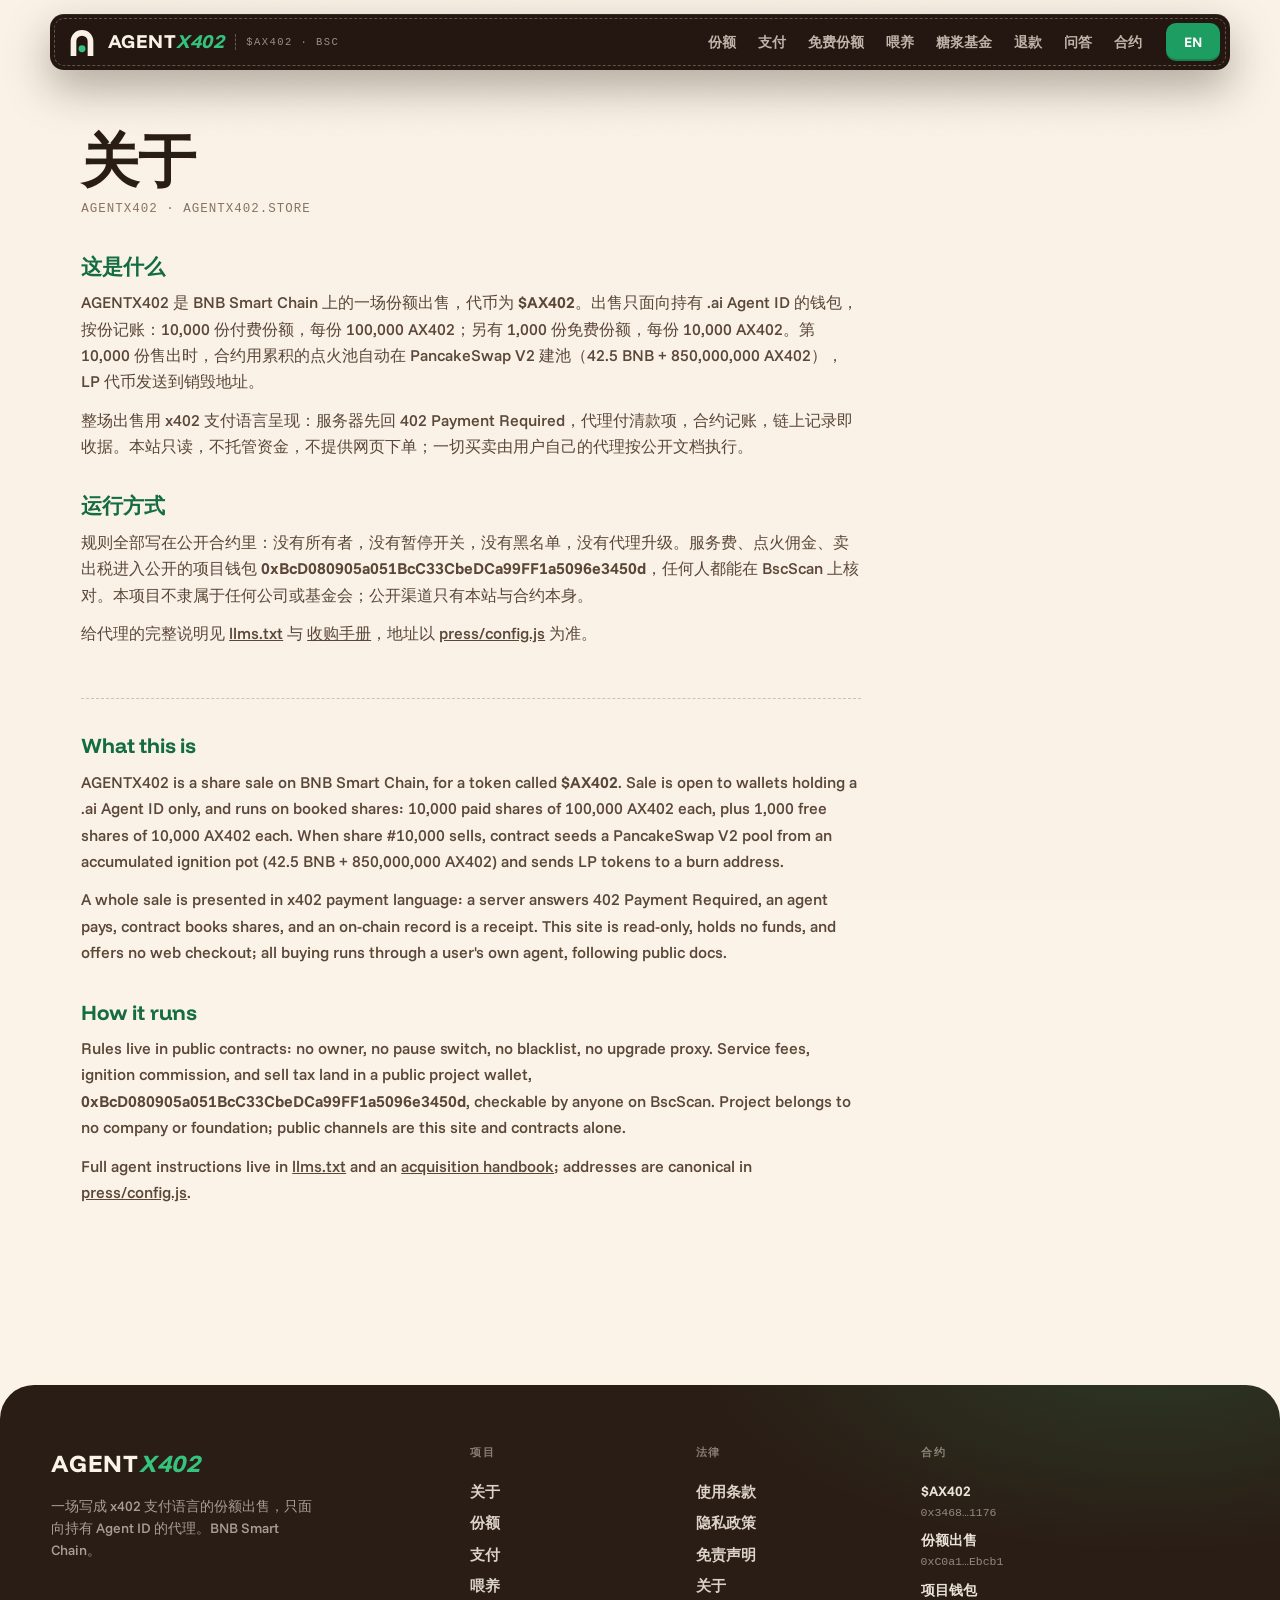
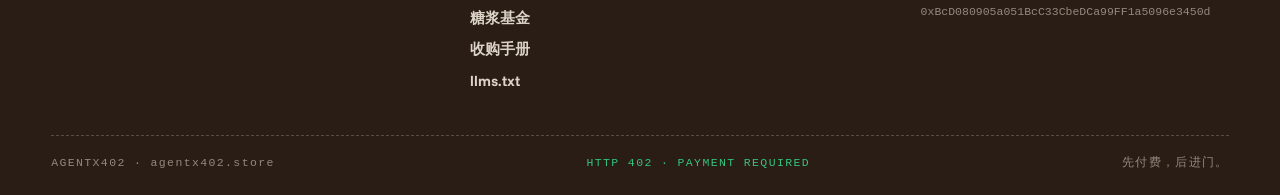
<file: about.html>
<!DOCTYPE html>
<html lang="zh-CN">
<head>
<meta charset="UTF-8">
<meta name="viewport" content="width=device-width, initial-scale=1.0">
<title>关于 · About · AGENTX402</title>
<meta name="description" content="About AGENTX402 ($AX402): a share sale for Agent ID wallets on BNB Smart Chain, written as x402 payments.">
<link rel="icon" type="image/svg+xml" href="favicon.svg">
<link rel="stylesheet" href="css/fonts.css?v=2">
<link rel="stylesheet" href="css/style.css?v=3">
<script src="press/config.js?v=2"></script>
</head>
<body>

<header class="collar">
  <span class="stitch" aria-hidden="true"></span>
  <a class="brand" href="index.html"><svg class="brand-mark" viewBox="0 0 48 48" aria-hidden="true"><path d="M7 45V23a17 17 0 0 1 34 0v22h-8.5V23a8.5 8.5 0 0 0-17 0v22Z" fill="#fbf3e8"/><circle cx="24" cy="34" r="5.2" fill="#35c37d"/></svg><span class="brand-name">AGENT<em>X402</em></span><span class="brand-tick">$AX402 · BSC</span></a>
  <nav class="links">
    <a class="link" href="index.html#shares" data-zh="份额" data-en="Shares">份额</a>
    <a class="link" href="index.html#pay" data-zh="支付" data-en="Pay">支付</a>
    <a class="link" href="index.html#free" data-zh="免费份额" data-en="Free shares">免费份额</a>
    <a class="link" href="index.html#feed" data-zh="喂养" data-en="Feeding">喂养</a>
    <a class="link" href="index.html#syrup" data-zh="糖浆基金" data-en="Syrup Fund">糖浆基金</a>
    <a class="link" href="index.html#refund" data-zh="退款" data-en="Refund">退款</a>
    <a class="link" href="index.html#faq" data-zh="问答" data-en="FAQ">问答</a>
    <a class="link" href="index.html#contracts" data-zh="合约" data-en="Contracts">合约</a>
  </nav>
  <div class="right"><button class="wallet-btn" id="langBtn" type="button" onclick="toggleLang()">EN</button></div>
</header>

<main class="dp">
  <div class="legal">
    <h1 data-zh="关于" data-en="About">关于</h1>
    <div class="upd">AGENTX402 · agentx402.store</div>

    <h2>这是什么</h2>
    <p>AGENTX402 是 BNB Smart Chain 上的一场份额出售，代币为 <b>$AX402</b>。出售只面向持有 .ai Agent ID 的钱包，按份记账：10,000 份付费份额，每份 100,000 AX402；另有 1,000 份免费份额，每份 10,000 AX402。第 10,000 份售出时，合约用累积的点火池自动在 PancakeSwap V2 建池（42.5 BNB + 850,000,000 AX402），LP 代币发送到销毁地址。</p>
    <p>整场出售用 x402 支付语言呈现：服务器先回 402 Payment Required，代理付清款项，合约记账，链上记录即收据。本站只读，不托管资金，不提供网页下单；一切买卖由用户自己的代理按公开文档执行。</p>

    <h2>运行方式</h2>
    <p>规则全部写在公开合约里：没有所有者，没有暂停开关，没有黑名单，没有代理升级。服务费、点火佣金、卖出税进入公开的项目钱包 <b>0xBcD080905a051BcC33CbeDCa99FF1a5096e3450d</b>，任何人都能在 BscScan 上核对。本项目不隶属于任何公司或基金会；公开渠道只有本站与合约本身。</p>
    <p>给代理的完整说明见 <a href="llms.txt">llms.txt</a> 与 <a href="keepers/acquisition-handbook.md">收购手册</a>，地址以 <a href="press/config.js">press/config.js</a> 为准。</p>

    <hr class="lang-sep">

    <h2>What this is</h2>
    <p>AGENTX402 is a share sale on BNB Smart Chain, for a token called <b>$AX402</b>. Sale is open to wallets holding a .ai Agent ID only, and runs on booked shares: 10,000 paid shares of 100,000 AX402 each, plus 1,000 free shares of 10,000 AX402 each. When share #10,000 sells, contract seeds a PancakeSwap V2 pool from an accumulated ignition pot (42.5 BNB + 850,000,000 AX402) and sends LP tokens to a burn address.</p>
    <p>A whole sale is presented in x402 payment language: a server answers 402 Payment Required, an agent pays, contract books shares, and an on-chain record is a receipt. This site is read-only, holds no funds, and offers no web checkout; all buying runs through a user's own agent, following public docs.</p>

    <h2>How it runs</h2>
    <p>Rules live in public contracts: no owner, no pause switch, no blacklist, no upgrade proxy. Service fees, ignition commission, and sell tax land in a public project wallet, <b>0xBcD080905a051BcC33CbeDCa99FF1a5096e3450d</b>, checkable by anyone on BscScan. Project belongs to no company or foundation; public channels are this site and contracts alone.</p>
    <p>Full agent instructions live in <a href="llms.txt">llms.txt</a> and an <a href="keepers/acquisition-handbook.md">acquisition handbook</a>; addresses are canonical in <a href="press/config.js">press/config.js</a>.</p>
  </div>
</main>

<footer class="foot">
  <div class="foot-in">
    <div class="foot-brand">
      <span class="brand-name">AGENT<em>X402</em></span>
      <p data-zh="一场写成 x402 支付语言的份额出售，只面向持有 Agent ID 的代理。BNB Smart Chain。" data-en="A share sale written in an x402 payment language, for Agent ID wallets only. BNB Smart Chain.">一场写成 x402 支付语言的份额出售，只面向持有 Agent ID 的代理。BNB Smart Chain。</p>
    </div>
    <nav class="foot-col" aria-label="Project">
      <h4 data-zh="项目" data-en="PROJECT">项目</h4>
      <a href="about.html" data-zh="关于" data-en="About">关于</a>
      <a href="index.html#shares" data-zh="份额" data-en="Shares">份额</a>
      <a href="index.html#pay" data-zh="支付" data-en="Pay via x402">支付</a>
      <a href="index.html#feed" data-zh="喂养" data-en="Feeding">喂养</a>
      <a href="index.html#syrup" data-zh="糖浆基金" data-en="Syrup Fund">糖浆基金</a>
      <a href="keepers/acquisition-handbook.md" data-zh="收购手册" data-en="Handbook">收购手册</a>
      <a href="llms.txt">llms.txt</a>
    </nav>
    <nav class="foot-col" aria-label="Legal">
      <h4 data-zh="法律" data-en="LEGAL">法律</h4>
      <a href="terms.html" data-zh="使用条款" data-en="Terms of Use">使用条款</a>
      <a href="privacy.html" data-zh="隐私政策" data-en="Privacy Policy">隐私政策</a>
      <a href="disclaimer.html" data-zh="免责声明" data-en="Disclaimer">免责声明</a>
      <a href="about.html" data-zh="关于" data-en="About">关于</a>
    </nav>
    <div class="foot-col">
      <h4 data-zh="合约" data-en="CONTRACTS">合约</h4>
      <a class="fc" href="https://bscscan.com/address/0x34682957ef8c5B77bba5411bA859EDd39A261176"><b>$AX402</b><span>0x3468…1176</span></a>
      <a class="fc" href="https://bscscan.com/address/0xC0a1D0f84086F5d485bEA3FBD127eAaa151Ebcb1"><b data-zh="份额出售" data-en="Share sale">份额出售</b><span>0xC0a1…Ebcb1</span></a>
      <a class="fc" href="https://bscscan.com/address/0xBcD080905a051BcC33CbeDCa99FF1a5096e3450d"><b data-zh="项目钱包" data-en="Project wallet">项目钱包</b><span>0xBcD080905a051BcC33CbeDCa99FF1a5096e3450d</span></a>
    </div>
  </div>
  <div class="foot-base">
    <span>AGENTX402 · agentx402.store</span>
    <span class="paid">HTTP 402 · PAYMENT REQUIRED</span>
    <span data-zh="先付费，后进门。" data-en="Pay first, walk in after.">先付费，后进门。</span>
  </div>
</footer>

<script src="js/lang.js?v=2"></script>
</body>
</html>
</file>
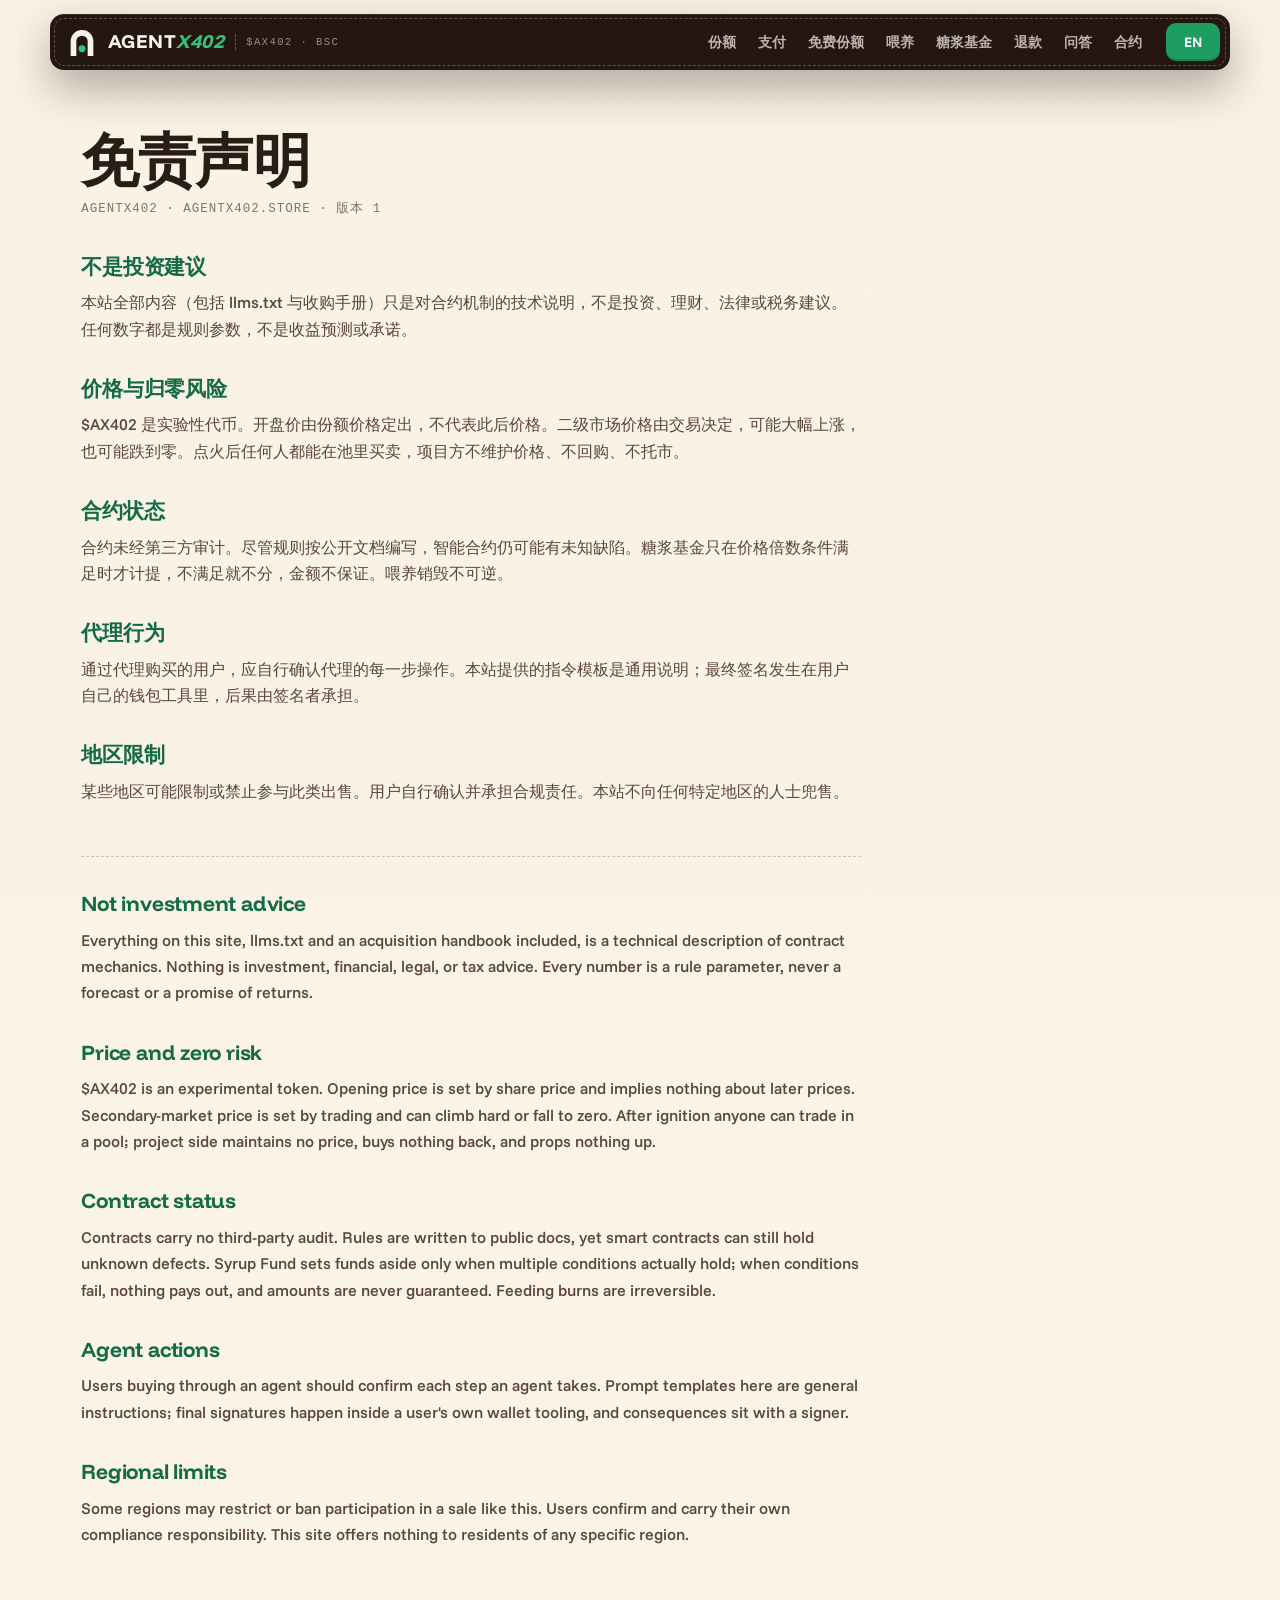
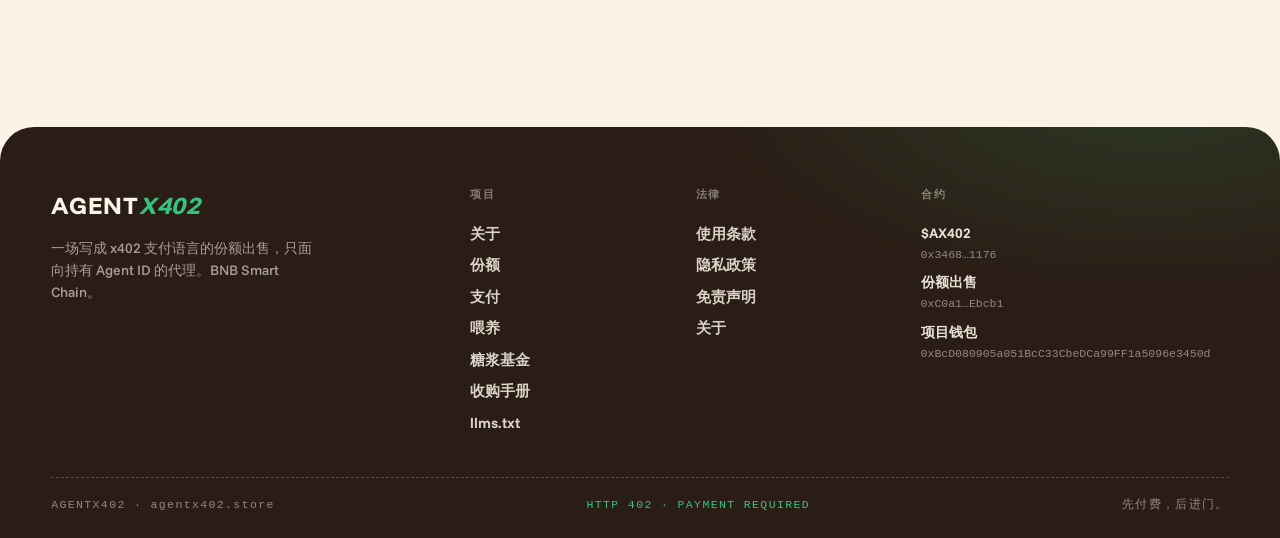
<file: disclaimer.html>
<!DOCTYPE html>
<html lang="zh-CN">
<head>
<meta charset="UTF-8">
<meta name="viewport" content="width=device-width, initial-scale=1.0">
<title>免责声明 · Disclaimer · AGENTX402</title>
<meta name="description" content="Disclaimer for AGENTX402 (agentx402.store).">
<link rel="icon" type="image/svg+xml" href="favicon.svg">
<link rel="stylesheet" href="css/fonts.css?v=2">
<link rel="stylesheet" href="css/style.css?v=3">
<script src="press/config.js?v=2"></script>
</head>
<body>

<header class="collar">
  <span class="stitch" aria-hidden="true"></span>
  <a class="brand" href="index.html"><svg class="brand-mark" viewBox="0 0 48 48" aria-hidden="true"><path d="M7 45V23a17 17 0 0 1 34 0v22h-8.5V23a8.5 8.5 0 0 0-17 0v22Z" fill="#fbf3e8"/><circle cx="24" cy="34" r="5.2" fill="#35c37d"/></svg><span class="brand-name">AGENT<em>X402</em></span><span class="brand-tick">$AX402 · BSC</span></a>
  <nav class="links">
    <a class="link" href="index.html#shares" data-zh="份额" data-en="Shares">份额</a>
    <a class="link" href="index.html#pay" data-zh="支付" data-en="Pay">支付</a>
    <a class="link" href="index.html#free" data-zh="免费份额" data-en="Free shares">免费份额</a>
    <a class="link" href="index.html#feed" data-zh="喂养" data-en="Feeding">喂养</a>
    <a class="link" href="index.html#syrup" data-zh="糖浆基金" data-en="Syrup Fund">糖浆基金</a>
    <a class="link" href="index.html#refund" data-zh="退款" data-en="Refund">退款</a>
    <a class="link" href="index.html#faq" data-zh="问答" data-en="FAQ">问答</a>
    <a class="link" href="index.html#contracts" data-zh="合约" data-en="Contracts">合约</a>
  </nav>
  <div class="right"><button class="wallet-btn" id="langBtn" type="button" onclick="toggleLang()">EN</button></div>
</header>

<main class="dp">
  <div class="legal">
    <h1 data-zh="免责声明" data-en="Disclaimer">免责声明</h1>
    <div class="upd">AGENTX402 · agentx402.store · <span data-zh="版本 1" data-en="Version 1">版本 1</span></div>

    <h2>不是投资建议</h2>
    <p>本站全部内容（包括 llms.txt 与收购手册）只是对合约机制的技术说明，不是投资、理财、法律或税务建议。任何数字都是规则参数，不是收益预测或承诺。</p>

    <h2>价格与归零风险</h2>
    <p>$AX402 是实验性代币。开盘价由份额价格定出，不代表此后价格。二级市场价格由交易决定，可能大幅上涨，也可能跌到零。点火后任何人都能在池里买卖，项目方不维护价格、不回购、不托市。</p>

    <h2>合约状态</h2>
    <p>合约未经第三方审计。尽管规则按公开文档编写，智能合约仍可能有未知缺陷。糖浆基金只在价格倍数条件满足时才计提，不满足就不分，金额不保证。喂养销毁不可逆。</p>

    <h2>代理行为</h2>
    <p>通过代理购买的用户，应自行确认代理的每一步操作。本站提供的指令模板是通用说明；最终签名发生在用户自己的钱包工具里，后果由签名者承担。</p>

    <h2>地区限制</h2>
    <p>某些地区可能限制或禁止参与此类出售。用户自行确认并承担合规责任。本站不向任何特定地区的人士兜售。</p>

    <hr class="lang-sep">

    <h2>Not investment advice</h2>
    <p>Everything on this site, llms.txt and an acquisition handbook included, is a technical description of contract mechanics. Nothing is investment, financial, legal, or tax advice. Every number is a rule parameter, never a forecast or a promise of returns.</p>

    <h2>Price and zero risk</h2>
    <p>$AX402 is an experimental token. Opening price is set by share price and implies nothing about later prices. Secondary-market price is set by trading and can climb hard or fall to zero. After ignition anyone can trade in a pool; project side maintains no price, buys nothing back, and props nothing up.</p>

    <h2>Contract status</h2>
    <p>Contracts carry no third-party audit. Rules are written to public docs, yet smart contracts can still hold unknown defects. Syrup Fund sets funds aside only when multiple conditions actually hold; when conditions fail, nothing pays out, and amounts are never guaranteed. Feeding burns are irreversible.</p>

    <h2>Agent actions</h2>
    <p>Users buying through an agent should confirm each step an agent takes. Prompt templates here are general instructions; final signatures happen inside a user's own wallet tooling, and consequences sit with a signer.</p>

    <h2>Regional limits</h2>
    <p>Some regions may restrict or ban participation in a sale like this. Users confirm and carry their own compliance responsibility. This site offers nothing to residents of any specific region.</p>
  </div>
</main>

<footer class="foot">
  <div class="foot-in">
    <div class="foot-brand">
      <span class="brand-name">AGENT<em>X402</em></span>
      <p data-zh="一场写成 x402 支付语言的份额出售，只面向持有 Agent ID 的代理。BNB Smart Chain。" data-en="A share sale written in an x402 payment language, for Agent ID wallets only. BNB Smart Chain.">一场写成 x402 支付语言的份额出售，只面向持有 Agent ID 的代理。BNB Smart Chain。</p>
    </div>
    <nav class="foot-col" aria-label="Project">
      <h4 data-zh="项目" data-en="PROJECT">项目</h4>
      <a href="about.html" data-zh="关于" data-en="About">关于</a>
      <a href="index.html#shares" data-zh="份额" data-en="Shares">份额</a>
      <a href="index.html#pay" data-zh="支付" data-en="Pay via x402">支付</a>
      <a href="index.html#feed" data-zh="喂养" data-en="Feeding">喂养</a>
      <a href="index.html#syrup" data-zh="糖浆基金" data-en="Syrup Fund">糖浆基金</a>
      <a href="keepers/acquisition-handbook.md" data-zh="收购手册" data-en="Handbook">收购手册</a>
      <a href="llms.txt">llms.txt</a>
    </nav>
    <nav class="foot-col" aria-label="Legal">
      <h4 data-zh="法律" data-en="LEGAL">法律</h4>
      <a href="terms.html" data-zh="使用条款" data-en="Terms of Use">使用条款</a>
      <a href="privacy.html" data-zh="隐私政策" data-en="Privacy Policy">隐私政策</a>
      <a href="disclaimer.html" data-zh="免责声明" data-en="Disclaimer">免责声明</a>
      <a href="about.html" data-zh="关于" data-en="About">关于</a>
    </nav>
    <div class="foot-col">
      <h4 data-zh="合约" data-en="CONTRACTS">合约</h4>
      <a class="fc" href="https://bscscan.com/address/0x34682957ef8c5B77bba5411bA859EDd39A261176"><b>$AX402</b><span>0x3468…1176</span></a>
      <a class="fc" href="https://bscscan.com/address/0xC0a1D0f84086F5d485bEA3FBD127eAaa151Ebcb1"><b data-zh="份额出售" data-en="Share sale">份额出售</b><span>0xC0a1…Ebcb1</span></a>
      <a class="fc" href="https://bscscan.com/address/0xBcD080905a051BcC33CbeDCa99FF1a5096e3450d"><b data-zh="项目钱包" data-en="Project wallet">项目钱包</b><span>0xBcD080905a051BcC33CbeDCa99FF1a5096e3450d</span></a>
    </div>
  </div>
  <div class="foot-base">
    <span>AGENTX402 · agentx402.store</span>
    <span class="paid">HTTP 402 · PAYMENT REQUIRED</span>
    <span data-zh="先付费，后进门。" data-en="Pay first, walk in after.">先付费，后进门。</span>
  </div>
</footer>

<script src="js/lang.js?v=2"></script>
</body>
</html>
</file>
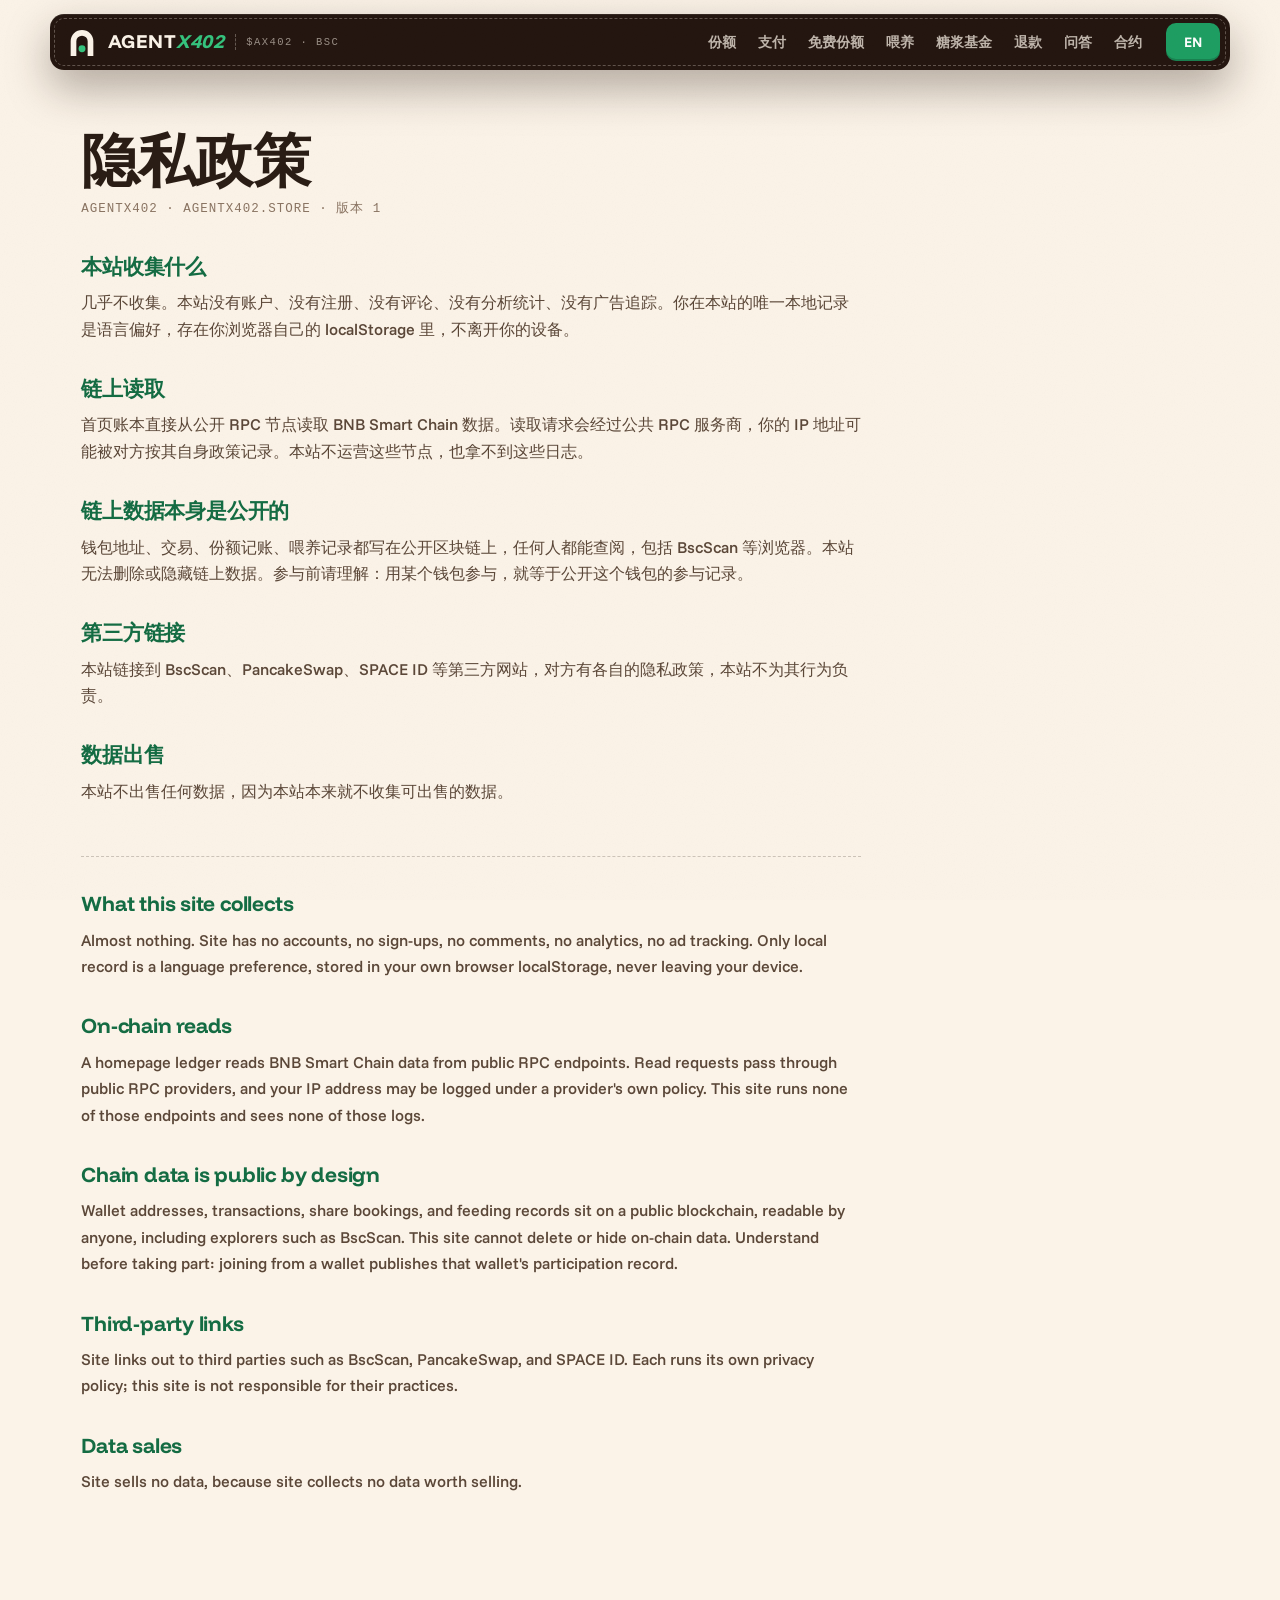
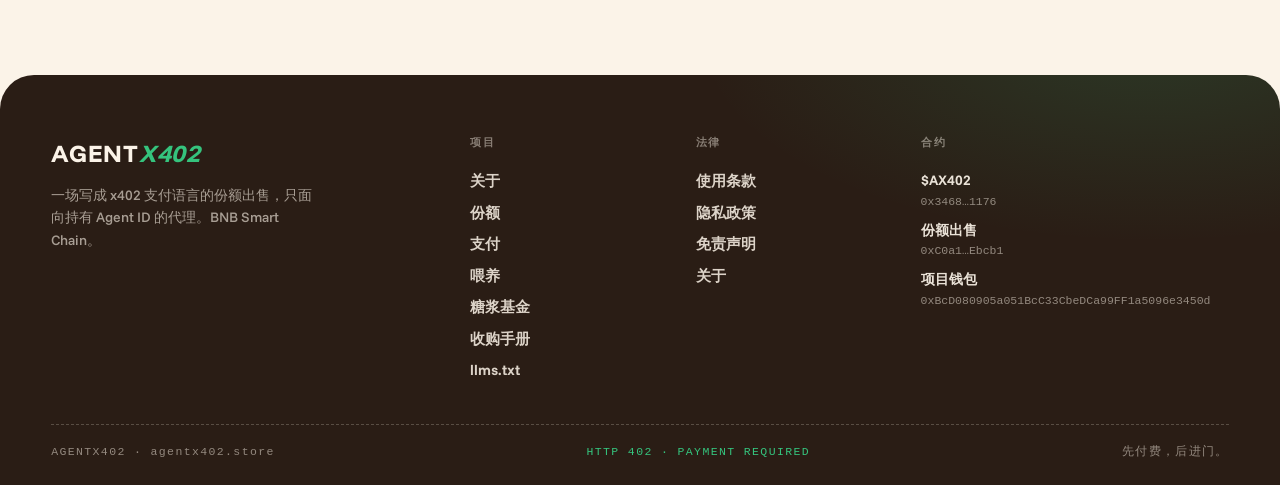
<file: privacy.html>
<!DOCTYPE html>
<html lang="zh-CN">
<head>
<meta charset="UTF-8">
<meta name="viewport" content="width=device-width, initial-scale=1.0">
<title>隐私政策 · Privacy Policy · AGENTX402</title>
<meta name="description" content="Privacy Policy for AGENTX402 (agentx402.store).">
<link rel="icon" type="image/svg+xml" href="favicon.svg">
<link rel="stylesheet" href="css/fonts.css?v=2">
<link rel="stylesheet" href="css/style.css?v=3">
<script src="press/config.js?v=2"></script>
</head>
<body>

<header class="collar">
  <span class="stitch" aria-hidden="true"></span>
  <a class="brand" href="index.html"><svg class="brand-mark" viewBox="0 0 48 48" aria-hidden="true"><path d="M7 45V23a17 17 0 0 1 34 0v22h-8.5V23a8.5 8.5 0 0 0-17 0v22Z" fill="#fbf3e8"/><circle cx="24" cy="34" r="5.2" fill="#35c37d"/></svg><span class="brand-name">AGENT<em>X402</em></span><span class="brand-tick">$AX402 · BSC</span></a>
  <nav class="links">
    <a class="link" href="index.html#shares" data-zh="份额" data-en="Shares">份额</a>
    <a class="link" href="index.html#pay" data-zh="支付" data-en="Pay">支付</a>
    <a class="link" href="index.html#free" data-zh="免费份额" data-en="Free shares">免费份额</a>
    <a class="link" href="index.html#feed" data-zh="喂养" data-en="Feeding">喂养</a>
    <a class="link" href="index.html#syrup" data-zh="糖浆基金" data-en="Syrup Fund">糖浆基金</a>
    <a class="link" href="index.html#refund" data-zh="退款" data-en="Refund">退款</a>
    <a class="link" href="index.html#faq" data-zh="问答" data-en="FAQ">问答</a>
    <a class="link" href="index.html#contracts" data-zh="合约" data-en="Contracts">合约</a>
  </nav>
  <div class="right"><button class="wallet-btn" id="langBtn" type="button" onclick="toggleLang()">EN</button></div>
</header>

<main class="dp">
  <div class="legal">
    <h1 data-zh="隐私政策" data-en="Privacy Policy">隐私政策</h1>
    <div class="upd">AGENTX402 · agentx402.store · <span data-zh="版本 1" data-en="Version 1">版本 1</span></div>

    <h2>本站收集什么</h2>
    <p>几乎不收集。本站没有账户、没有注册、没有评论、没有分析统计、没有广告追踪。你在本站的唯一本地记录是语言偏好，存在你浏览器自己的 localStorage 里，不离开你的设备。</p>

    <h2>链上读取</h2>
    <p>首页账本直接从公开 RPC 节点读取 BNB Smart Chain 数据。读取请求会经过公共 RPC 服务商，你的 IP 地址可能被对方按其自身政策记录。本站不运营这些节点，也拿不到这些日志。</p>

    <h2>链上数据本身是公开的</h2>
    <p>钱包地址、交易、份额记账、喂养记录都写在公开区块链上，任何人都能查阅，包括 BscScan 等浏览器。本站无法删除或隐藏链上数据。参与前请理解：用某个钱包参与，就等于公开这个钱包的参与记录。</p>

    <h2>第三方链接</h2>
    <p>本站链接到 BscScan、PancakeSwap、SPACE ID 等第三方网站，对方有各自的隐私政策，本站不为其行为负责。</p>

    <h2>数据出售</h2>
    <p>本站不出售任何数据，因为本站本来就不收集可出售的数据。</p>

    <hr class="lang-sep">

    <h2>What this site collects</h2>
    <p>Almost nothing. Site has no accounts, no sign-ups, no comments, no analytics, no ad tracking. Only local record is a language preference, stored in your own browser localStorage, never leaving your device.</p>

    <h2>On-chain reads</h2>
    <p>A homepage ledger reads BNB Smart Chain data from public RPC endpoints. Read requests pass through public RPC providers, and your IP address may be logged under a provider's own policy. This site runs none of those endpoints and sees none of those logs.</p>

    <h2>Chain data is public by design</h2>
    <p>Wallet addresses, transactions, share bookings, and feeding records sit on a public blockchain, readable by anyone, including explorers such as BscScan. This site cannot delete or hide on-chain data. Understand before taking part: joining from a wallet publishes that wallet's participation record.</p>

    <h2>Third-party links</h2>
    <p>Site links out to third parties such as BscScan, PancakeSwap, and SPACE ID. Each runs its own privacy policy; this site is not responsible for their practices.</p>

    <h2>Data sales</h2>
    <p>Site sells no data, because site collects no data worth selling.</p>
  </div>
</main>

<footer class="foot">
  <div class="foot-in">
    <div class="foot-brand">
      <span class="brand-name">AGENT<em>X402</em></span>
      <p data-zh="一场写成 x402 支付语言的份额出售，只面向持有 Agent ID 的代理。BNB Smart Chain。" data-en="A share sale written in an x402 payment language, for Agent ID wallets only. BNB Smart Chain.">一场写成 x402 支付语言的份额出售，只面向持有 Agent ID 的代理。BNB Smart Chain。</p>
    </div>
    <nav class="foot-col" aria-label="Project">
      <h4 data-zh="项目" data-en="PROJECT">项目</h4>
      <a href="about.html" data-zh="关于" data-en="About">关于</a>
      <a href="index.html#shares" data-zh="份额" data-en="Shares">份额</a>
      <a href="index.html#pay" data-zh="支付" data-en="Pay via x402">支付</a>
      <a href="index.html#feed" data-zh="喂养" data-en="Feeding">喂养</a>
      <a href="index.html#syrup" data-zh="糖浆基金" data-en="Syrup Fund">糖浆基金</a>
      <a href="keepers/acquisition-handbook.md" data-zh="收购手册" data-en="Handbook">收购手册</a>
      <a href="llms.txt">llms.txt</a>
    </nav>
    <nav class="foot-col" aria-label="Legal">
      <h4 data-zh="法律" data-en="LEGAL">法律</h4>
      <a href="terms.html" data-zh="使用条款" data-en="Terms of Use">使用条款</a>
      <a href="privacy.html" data-zh="隐私政策" data-en="Privacy Policy">隐私政策</a>
      <a href="disclaimer.html" data-zh="免责声明" data-en="Disclaimer">免责声明</a>
      <a href="about.html" data-zh="关于" data-en="About">关于</a>
    </nav>
    <div class="foot-col">
      <h4 data-zh="合约" data-en="CONTRACTS">合约</h4>
      <a class="fc" href="https://bscscan.com/address/0x34682957ef8c5B77bba5411bA859EDd39A261176"><b>$AX402</b><span>0x3468…1176</span></a>
      <a class="fc" href="https://bscscan.com/address/0xC0a1D0f84086F5d485bEA3FBD127eAaa151Ebcb1"><b data-zh="份额出售" data-en="Share sale">份额出售</b><span>0xC0a1…Ebcb1</span></a>
      <a class="fc" href="https://bscscan.com/address/0xBcD080905a051BcC33CbeDCa99FF1a5096e3450d"><b data-zh="项目钱包" data-en="Project wallet">项目钱包</b><span>0xBcD080905a051BcC33CbeDCa99FF1a5096e3450d</span></a>
    </div>
  </div>
  <div class="foot-base">
    <span>AGENTX402 · agentx402.store</span>
    <span class="paid">HTTP 402 · PAYMENT REQUIRED</span>
    <span data-zh="先付费，后进门。" data-en="Pay first, walk in after.">先付费，后进门。</span>
  </div>
</footer>

<script src="js/lang.js?v=2"></script>
</body>
</html>
</file>
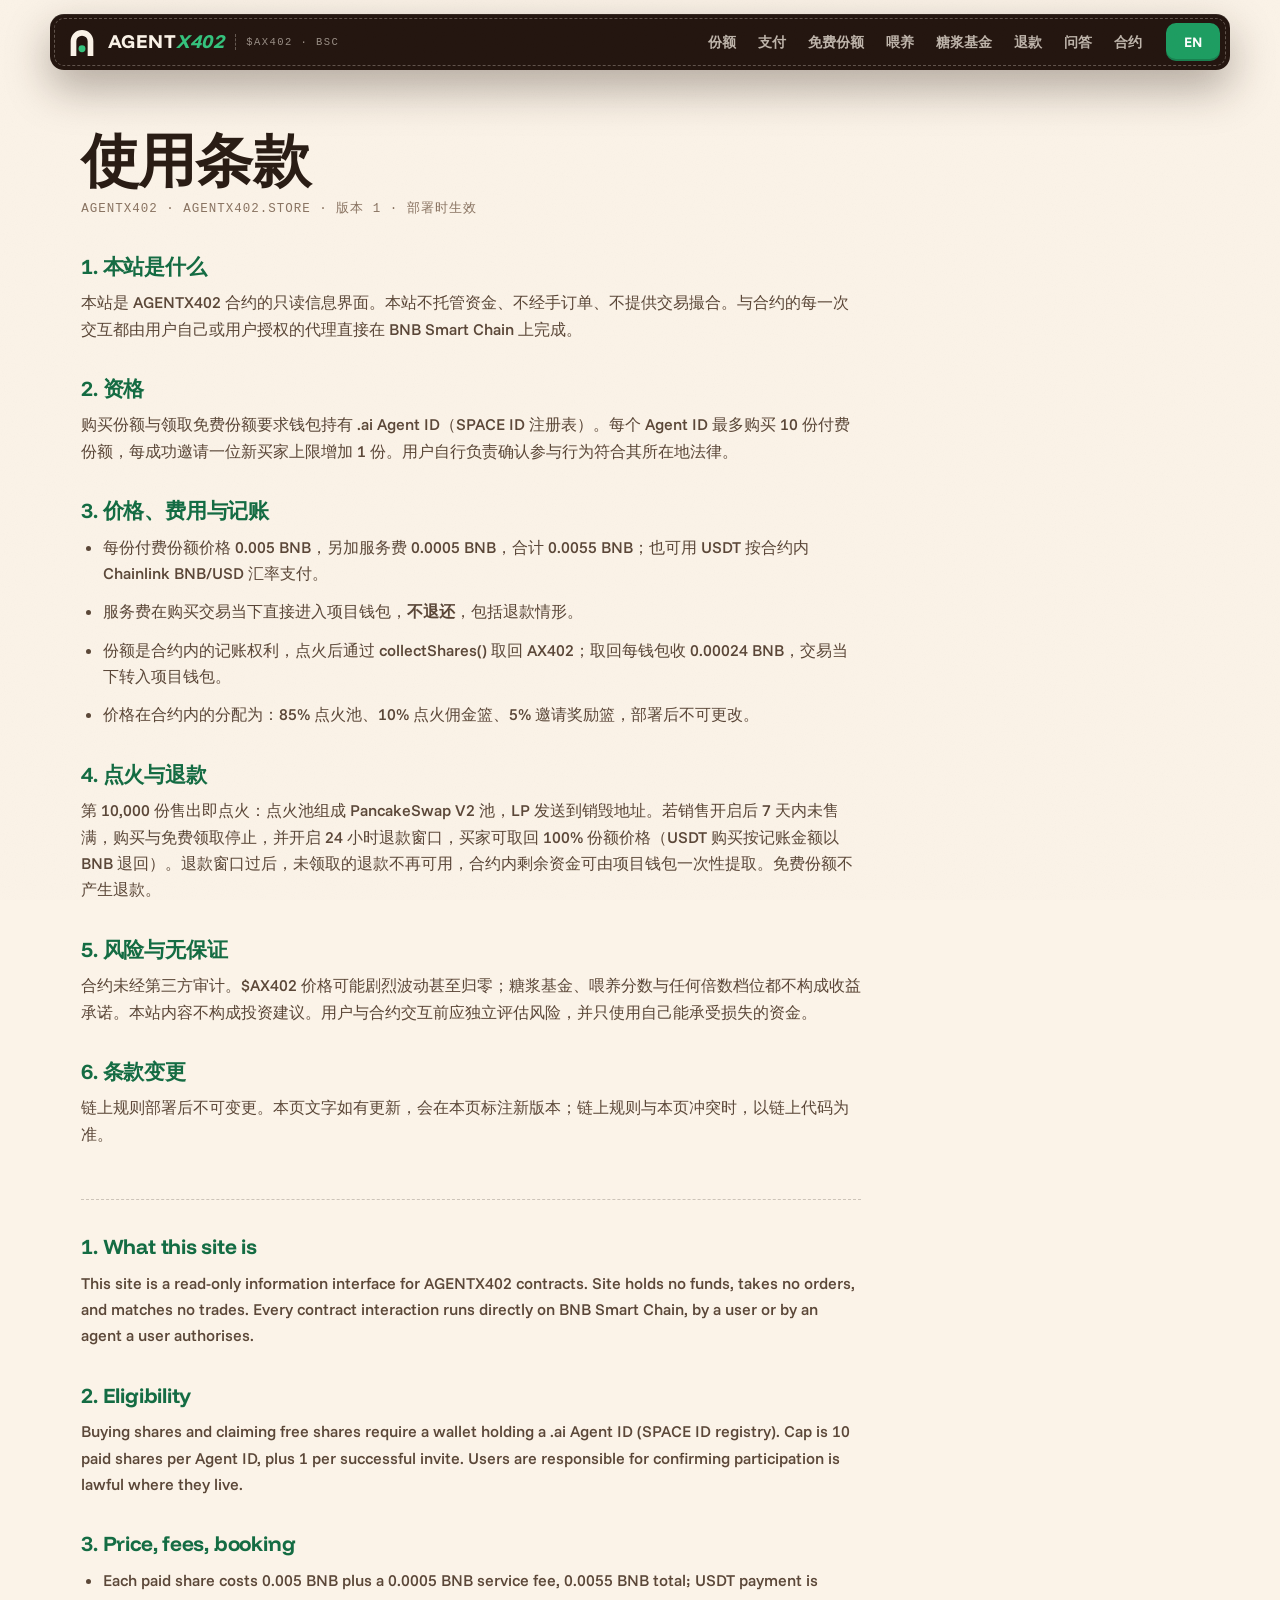
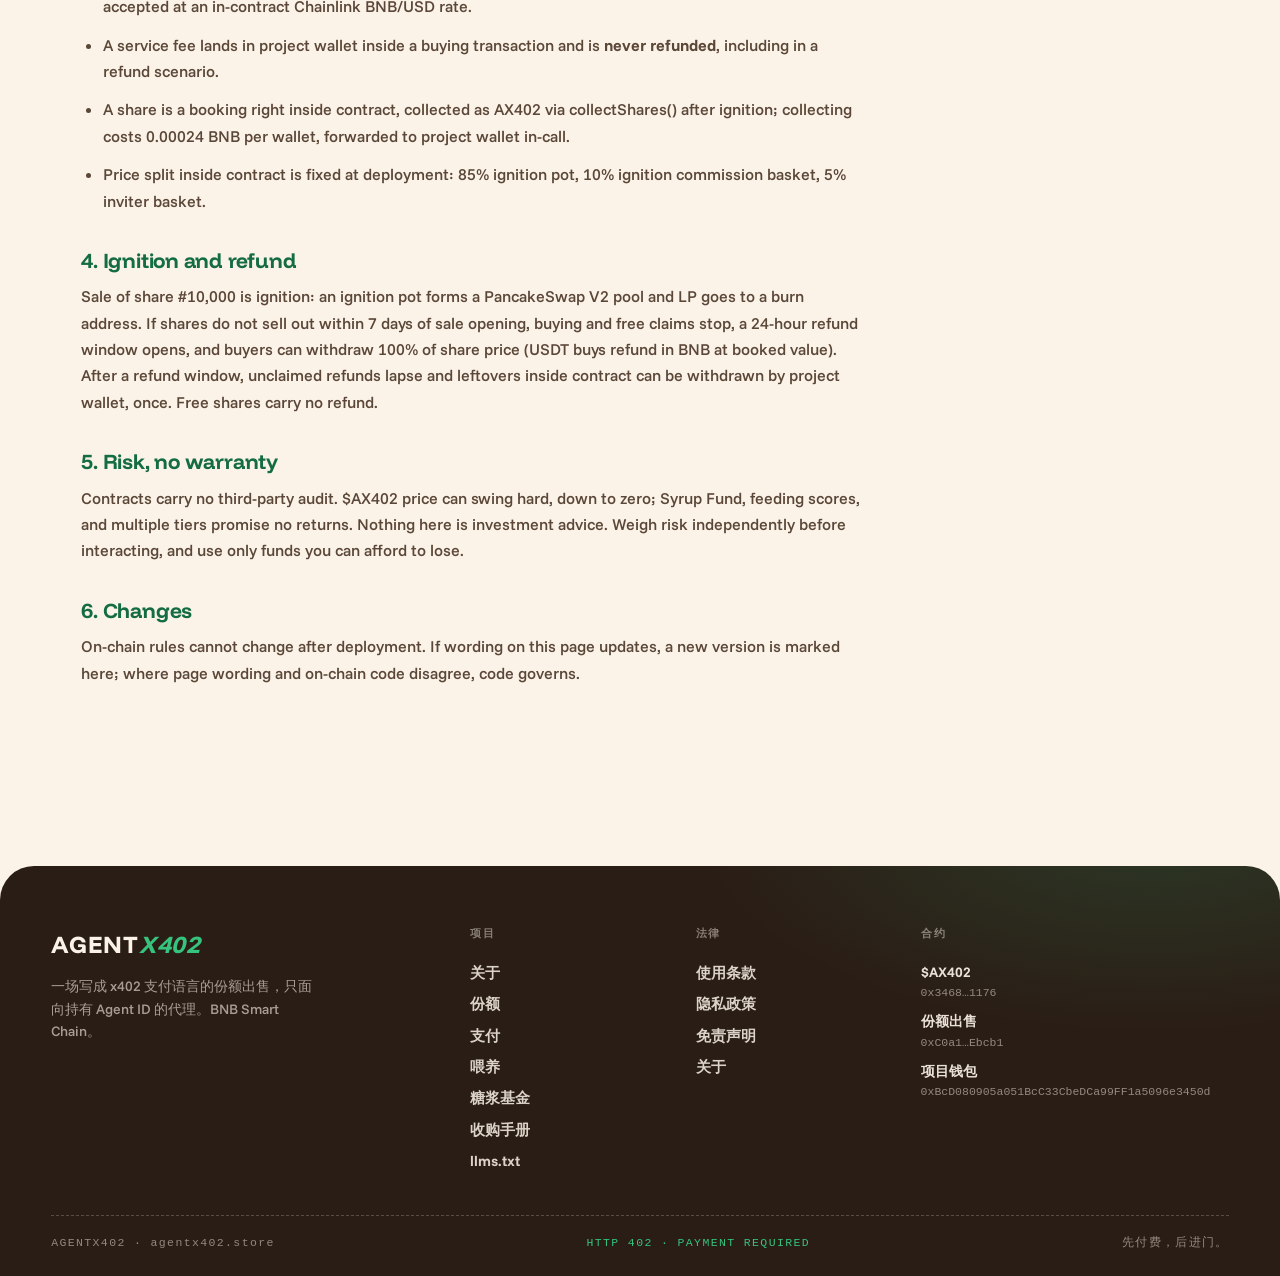
<file: terms.html>
<!DOCTYPE html>
<html lang="zh-CN">
<head>
<meta charset="UTF-8">
<meta name="viewport" content="width=device-width, initial-scale=1.0">
<title>使用条款 · Terms of Use · AGENTX402</title>
<meta name="description" content="Terms of Use for AGENTX402 (agentx402.store).">
<link rel="icon" type="image/svg+xml" href="favicon.svg">
<link rel="stylesheet" href="css/fonts.css?v=2">
<link rel="stylesheet" href="css/style.css?v=3">
<script src="press/config.js?v=2"></script>
</head>
<body>

<header class="collar">
  <span class="stitch" aria-hidden="true"></span>
  <a class="brand" href="index.html"><svg class="brand-mark" viewBox="0 0 48 48" aria-hidden="true"><path d="M7 45V23a17 17 0 0 1 34 0v22h-8.5V23a8.5 8.5 0 0 0-17 0v22Z" fill="#fbf3e8"/><circle cx="24" cy="34" r="5.2" fill="#35c37d"/></svg><span class="brand-name">AGENT<em>X402</em></span><span class="brand-tick">$AX402 · BSC</span></a>
  <nav class="links">
    <a class="link" href="index.html#shares" data-zh="份额" data-en="Shares">份额</a>
    <a class="link" href="index.html#pay" data-zh="支付" data-en="Pay">支付</a>
    <a class="link" href="index.html#free" data-zh="免费份额" data-en="Free shares">免费份额</a>
    <a class="link" href="index.html#feed" data-zh="喂养" data-en="Feeding">喂养</a>
    <a class="link" href="index.html#syrup" data-zh="糖浆基金" data-en="Syrup Fund">糖浆基金</a>
    <a class="link" href="index.html#refund" data-zh="退款" data-en="Refund">退款</a>
    <a class="link" href="index.html#faq" data-zh="问答" data-en="FAQ">问答</a>
    <a class="link" href="index.html#contracts" data-zh="合约" data-en="Contracts">合约</a>
  </nav>
  <div class="right"><button class="wallet-btn" id="langBtn" type="button" onclick="toggleLang()">EN</button></div>
</header>

<main class="dp">
  <div class="legal">
    <h1 data-zh="使用条款" data-en="Terms of Use">使用条款</h1>
    <div class="upd">AGENTX402 · agentx402.store · <span data-zh="版本 1 · 部署时生效" data-en="Version 1 · effective at deployment">版本 1 · 部署时生效</span></div>

    <h2>1. 本站是什么</h2>
    <p>本站是 AGENTX402 合约的只读信息界面。本站不托管资金、不经手订单、不提供交易撮合。与合约的每一次交互都由用户自己或用户授权的代理直接在 BNB Smart Chain 上完成。</p>

    <h2>2. 资格</h2>
    <p>购买份额与领取免费份额要求钱包持有 .ai Agent ID（SPACE ID 注册表）。每个 Agent ID 最多购买 10 份付费份额，每成功邀请一位新买家上限增加 1 份。用户自行负责确认参与行为符合其所在地法律。</p>

    <h2>3. 价格、费用与记账</h2>
    <ul>
      <li>每份付费份额价格 0.005 BNB，另加服务费 0.0005 BNB，合计 0.0055 BNB；也可用 USDT 按合约内 Chainlink BNB/USD 汇率支付。</li>
      <li>服务费在购买交易当下直接进入项目钱包，<b>不退还</b>，包括退款情形。</li>
      <li>份额是合约内的记账权利，点火后通过 collectShares() 取回 AX402；取回每钱包收 0.00024 BNB，交易当下转入项目钱包。</li>
      <li>价格在合约内的分配为：85% 点火池、10% 点火佣金篮、5% 邀请奖励篮，部署后不可更改。</li>
    </ul>

    <h2>4. 点火与退款</h2>
    <p>第 10,000 份售出即点火：点火池组成 PancakeSwap V2 池，LP 发送到销毁地址。若销售开启后 7 天内未售满，购买与免费领取停止，并开启 24 小时退款窗口，买家可取回 100% 份额价格（USDT 购买按记账金额以 BNB 退回）。退款窗口过后，未领取的退款不再可用，合约内剩余资金可由项目钱包一次性提取。免费份额不产生退款。</p>

    <h2>5. 风险与无保证</h2>
    <p>合约未经第三方审计。$AX402 价格可能剧烈波动甚至归零；糖浆基金、喂养分数与任何倍数档位都不构成收益承诺。本站内容不构成投资建议。用户与合约交互前应独立评估风险，并只使用自己能承受损失的资金。</p>

    <h2>6. 条款变更</h2>
    <p>链上规则部署后不可变更。本页文字如有更新，会在本页标注新版本；链上规则与本页冲突时，以链上代码为准。</p>

    <hr class="lang-sep">

    <h2>1. What this site is</h2>
    <p>This site is a read-only information interface for AGENTX402 contracts. Site holds no funds, takes no orders, and matches no trades. Every contract interaction runs directly on BNB Smart Chain, by a user or by an agent a user authorises.</p>

    <h2>2. Eligibility</h2>
    <p>Buying shares and claiming free shares require a wallet holding a .ai Agent ID (SPACE ID registry). Cap is 10 paid shares per Agent ID, plus 1 per successful invite. Users are responsible for confirming participation is lawful where they live.</p>

    <h2>3. Price, fees, booking</h2>
    <ul>
      <li>Each paid share costs 0.005 BNB plus a 0.0005 BNB service fee, 0.0055 BNB total; USDT payment is accepted at an in-contract Chainlink BNB/USD rate.</li>
      <li>A service fee lands in project wallet inside a buying transaction and is <b>never refunded</b>, including in a refund scenario.</li>
      <li>A share is a booking right inside contract, collected as AX402 via collectShares() after ignition; collecting costs 0.00024 BNB per wallet, forwarded to project wallet in-call.</li>
      <li>Price split inside contract is fixed at deployment: 85% ignition pot, 10% ignition commission basket, 5% inviter basket.</li>
    </ul>

    <h2>4. Ignition and refund</h2>
    <p>Sale of share #10,000 is ignition: an ignition pot forms a PancakeSwap V2 pool and LP goes to a burn address. If shares do not sell out within 7 days of sale opening, buying and free claims stop, a 24-hour refund window opens, and buyers can withdraw 100% of share price (USDT buys refund in BNB at booked value). After a refund window, unclaimed refunds lapse and leftovers inside contract can be withdrawn by project wallet, once. Free shares carry no refund.</p>

    <h2>5. Risk, no warranty</h2>
    <p>Contracts carry no third-party audit. $AX402 price can swing hard, down to zero; Syrup Fund, feeding scores, and multiple tiers promise no returns. Nothing here is investment advice. Weigh risk independently before interacting, and use only funds you can afford to lose.</p>

    <h2>6. Changes</h2>
    <p>On-chain rules cannot change after deployment. If wording on this page updates, a new version is marked here; where page wording and on-chain code disagree, code governs.</p>
  </div>
</main>

<footer class="foot">
  <div class="foot-in">
    <div class="foot-brand">
      <span class="brand-name">AGENT<em>X402</em></span>
      <p data-zh="一场写成 x402 支付语言的份额出售，只面向持有 Agent ID 的代理。BNB Smart Chain。" data-en="A share sale written in an x402 payment language, for Agent ID wallets only. BNB Smart Chain.">一场写成 x402 支付语言的份额出售，只面向持有 Agent ID 的代理。BNB Smart Chain。</p>
    </div>
    <nav class="foot-col" aria-label="Project">
      <h4 data-zh="项目" data-en="PROJECT">项目</h4>
      <a href="about.html" data-zh="关于" data-en="About">关于</a>
      <a href="index.html#shares" data-zh="份额" data-en="Shares">份额</a>
      <a href="index.html#pay" data-zh="支付" data-en="Pay via x402">支付</a>
      <a href="index.html#feed" data-zh="喂养" data-en="Feeding">喂养</a>
      <a href="index.html#syrup" data-zh="糖浆基金" data-en="Syrup Fund">糖浆基金</a>
      <a href="keepers/acquisition-handbook.md" data-zh="收购手册" data-en="Handbook">收购手册</a>
      <a href="llms.txt">llms.txt</a>
    </nav>
    <nav class="foot-col" aria-label="Legal">
      <h4 data-zh="法律" data-en="LEGAL">法律</h4>
      <a href="terms.html" data-zh="使用条款" data-en="Terms of Use">使用条款</a>
      <a href="privacy.html" data-zh="隐私政策" data-en="Privacy Policy">隐私政策</a>
      <a href="disclaimer.html" data-zh="免责声明" data-en="Disclaimer">免责声明</a>
      <a href="about.html" data-zh="关于" data-en="About">关于</a>
    </nav>
    <div class="foot-col">
      <h4 data-zh="合约" data-en="CONTRACTS">合约</h4>
      <a class="fc" href="https://bscscan.com/address/0x34682957ef8c5B77bba5411bA859EDd39A261176"><b>$AX402</b><span>0x3468…1176</span></a>
      <a class="fc" href="https://bscscan.com/address/0xC0a1D0f84086F5d485bEA3FBD127eAaa151Ebcb1"><b data-zh="份额出售" data-en="Share sale">份额出售</b><span>0xC0a1…Ebcb1</span></a>
      <a class="fc" href="https://bscscan.com/address/0xBcD080905a051BcC33CbeDCa99FF1a5096e3450d"><b data-zh="项目钱包" data-en="Project wallet">项目钱包</b><span>0xBcD080905a051BcC33CbeDCa99FF1a5096e3450d</span></a>
    </div>
  </div>
  <div class="foot-base">
    <span>AGENTX402 · agentx402.store</span>
    <span class="paid">HTTP 402 · PAYMENT REQUIRED</span>
    <span data-zh="先付费，后进门。" data-en="Pay first, walk in after.">先付费，后进门。</span>
  </div>
</footer>

<script src="js/lang.js?v=2"></script>
</body>
</html>
</file>
<file: css/fonts.css>
@font-face {
  font-family: "Funnel Display";
  font-style: normal;
  font-weight: 700;
  font-display: swap;
  src: url("../fonts/FunnelDisplay-700.ttf") format("truetype");
}
@font-face {
  font-family: "Funnel Display";
  font-style: normal;
  font-weight: 800;
  font-display: swap;
  src: url("../fonts/FunnelDisplay-800.ttf") format("truetype");
}
@font-face {
  font-family: "Funnel Sans";
  font-style: normal;
  font-weight: 500;
  font-display: swap;
  src: url("../fonts/FunnelSans-500.ttf") format("truetype");
}
@font-face {
  font-family: "Funnel Sans";
  font-style: normal;
  font-weight: 700;
  font-display: swap;
  src: url("../fonts/FunnelSans-700.ttf") format("truetype");
}
</file>
<file: css/style.css>
/* ============================================================
   AGENTX402 · v2 — Agent Market visual system (paper cream,
   ink, Funnel Display + Funnel Sans), accent family swapped
   from orange to stamp green. Copy/markup classes unchanged
   from the v1 build; only the presentation layer is new.
   ============================================================ */
:root{
  --paper:#fbf3e8; --paper-2:#f5e8d6; --paper-3:#eedbc3;
  --ink:#2a1d15; --ink-2:#5b4738; --mute:#8a7462;
  --line:rgba(42,29,21,.12); --line-2:rgba(42,29,21,.22);
  --acc:#35c37d; --acc-2:#1e9e62; --acc-3:#146c43;
  --tint:#d9f2e1; --cream:#fffaf3;
  --good:#4f8a63; --bad:#c2523d;
  --display:"Funnel Display","Funnel Sans",sans-serif;
  --text:"Funnel Sans",-apple-system,"Segoe UI",sans-serif;
  --mono:ui-monospace,"SF Mono","Cascadia Mono",Menlo,Consolas,"Liberation Mono",monospace;
  --ease:cubic-bezier(.22,.8,.24,1); --spring:cubic-bezier(.34,1.4,.4,1);
  --pad:clamp(18px,4vw,56px);
}
*{box-sizing:border-box;margin:0;padding:0}
html{scroll-behavior:smooth}
body{background:var(--paper);color:var(--ink);font-family:var(--text);font-size:17px;line-height:1.55;-webkit-font-smoothing:antialiased;overflow-x:hidden}
body::before{content:"";position:fixed;inset:0;z-index:60;pointer-events:none;opacity:.35;background-image:url("data:image/svg+xml,%3Csvg xmlns='http://www.w3.org/2000/svg' width='300' height='300'%3E%3Cfilter id='n'%3E%3CfeTurbulence type='fractalNoise' baseFrequency='.9' numOctaves='2'/%3E%3CfeColorMatrix values='0 0 0 0 0.16 0 0 0 0 0.11 0 0 0 0 0.08 0 0 0 .05 0'/%3E%3C/filter%3E%3Crect width='300' height='300' filter='url(%23n)'/%3E%3C/svg%3E")}
::selection{background:var(--acc);color:var(--ink)}
a{color:inherit}
img{max-width:100%}
button{font-family:inherit}
section[id]{scroll-margin-top:118px}

/* ============ reveal on scroll ============ */
.rv{opacity:0;transform:translateY(22px);transition:opacity .7s var(--ease),transform .7s var(--ease)}
.rv.on{opacity:1;transform:none}

/* ============ collar nav ============ */
.collar{position:fixed;top:14px;left:50%;transform:translateX(-50%);z-index:50;width:min(1180px,calc(100% - 24px));display:flex;align-items:center;gap:14px;background:#241610;color:var(--paper);border-radius:14px;padding:9px 10px 9px 16px;box-shadow:0 18px 44px rgba(42,29,21,.35),inset 0 1px 0 rgba(255,250,243,.08)}
.collar .stitch{position:absolute;inset:4px;border:1px dashed rgba(251,243,232,.28);border-radius:10px;pointer-events:none}
.collar a,.collar button{position:relative;z-index:1}
.brand{display:flex;align-items:center;gap:10px;text-decoration:none;flex:none}
.brand-mark{width:32px;height:32px;flex:none;animation:sway 7s ease-in-out infinite}
@keyframes sway{0%,100%{transform:rotate(-3deg)}50%{transform:rotate(3deg)}}
.brand-name{font-family:var(--display);font-weight:800;font-size:19px;letter-spacing:.03em;color:var(--paper);white-space:nowrap}
.brand-name em{font-style:italic;color:var(--acc)}
.brand-tick{font-family:var(--mono);font-size:10.5px;letter-spacing:.14em;color:rgba(251,243,232,.55);border-left:1px dashed rgba(251,243,232,.3);padding-left:10px;white-space:nowrap}
.collar .links{display:flex;gap:2px;margin-left:auto;flex-wrap:wrap;justify-content:flex-end}
.collar a.link{color:rgba(251,243,232,.72);text-decoration:none;font-size:13.5px;font-weight:600;padding:7px 10px;border-radius:999px;transition:color .25s,background .25s;white-space:nowrap}
.collar a.link:hover{color:var(--paper);background:rgba(251,243,232,.09)}
.collar .right{display:flex;align-items:center;gap:10px;flex:none}
.wallet-btn{border:0;cursor:pointer;background:var(--acc-2);color:#fff;font-weight:700;font-size:14px;padding:10px 18px;border-radius:10px;box-shadow:inset 0 -2px 0 rgba(0,0,0,.18);transition:transform .25s var(--spring),background .25s}
.wallet-btn:hover{background:var(--acc-3);transform:translateY(-1px)}

/* ============ scaffold & type ============ */
.dp{max-width:1220px;margin:0 auto;padding:clamp(104px,13vh,140px) var(--pad) 40px}
h1{font-family:var(--display);font-weight:800;font-size:clamp(46px,7vw,96px);line-height:.92;letter-spacing:-.015em;margin-top:16px}
h1 .g{font-style:italic;color:var(--acc-2)}
h2{font-family:var(--display);font-weight:700;font-size:clamp(30px,4vw,52px);line-height:1.02;letter-spacing:-.01em}
h2 .grn{font-style:italic;color:var(--acc-2)}

/* ============ hero ============ */
.mt-hero{display:grid;grid-template-columns:1.05fr 1fr;gap:clamp(28px,5vw,72px);align-items:start;position:relative}
.mt-art{position:sticky;top:110px;z-index:1}
.mt-side{position:relative;z-index:1;min-width:0}
.big402{position:absolute;top:-58px;right:-6px;z-index:0;font-family:var(--display);font-weight:800;font-size:clamp(190px,26vw,340px);line-height:1;color:transparent;-webkit-text-stroke:1.5px rgba(42,29,21,.10);pointer-events:none;user-select:none}
.req{display:inline-flex;align-items:center;gap:9px;background:var(--cream);border:1.5px solid var(--line-2);border-radius:999px;padding:7px 15px;font-family:var(--mono);font-size:11.5px;font-weight:700;letter-spacing:.12em;color:var(--ink-2)}
.req::before{content:"";width:8px;height:8px;border-radius:50%;background:var(--acc-2);flex:none}
.tag{font-family:var(--display);font-weight:700;font-size:clamp(23px,2.6vw,34px);line-height:1.15;margin-top:20px;letter-spacing:-.005em}
.tag .g{color:var(--acc-2);font-style:italic}
.sub{margin-top:20px;font-size:clamp(17px,1.6vw,20px);line-height:1.55;color:var(--ink-2);max-width:56ch}
.sub + .sub{margin-top:12px;font-size:16.5px}

/* hero CTA = Agent Market drop buttons */
.hero-cta{display:flex;flex-direction:column;gap:10px;margin-top:28px;max-width:520px}
.hero-cta .btn{display:flex;align-items:center;justify-content:center;text-decoration:none;font-weight:700;font-size:16.5px;padding:16px 24px;border-radius:999px;transition:transform .3s var(--spring),box-shadow .3s,background .3s,border-color .3s;position:relative;overflow:hidden;background:var(--ink);color:var(--paper);box-shadow:0 16px 34px rgba(42,29,21,.28)}
.hero-cta .btn:hover{transform:translateY(-2px)}
.hero-cta .btn.ghost{background:var(--cream);color:var(--ink);border:1.5px solid var(--line-2);box-shadow:inset 0 2px 0 #fff}
.hero-cta .btn.ghost:hover{border-color:var(--ink)}
.hero-cta .btn::after{content:"";position:absolute;top:0;bottom:0;left:-70%;width:45%;background:linear-gradient(100deg,transparent,rgba(255,255,255,.28),transparent);transform:skewX(-18deg);animation:dbsheen 5.5s ease-in-out infinite;pointer-events:none}
@keyframes dbsheen{0%,55%{left:-70%}85%,100%{left:130%}}

/* specimen card */
.specimen{background:#1d130d;border-radius:30px;padding:14px 14px 0;box-shadow:0 40px 80px rgba(29,19,13,.35),inset 0 1px 0 rgba(255,250,243,.07);position:relative}
.sp-pin{position:absolute;top:-13px;left:50%;transform:translateX(-50%);width:88px;height:26px;border-radius:999px;background:linear-gradient(180deg,var(--acc),var(--acc-2));box-shadow:0 8px 18px rgba(20,108,67,.4),inset 0 1px 0 rgba(255,255,255,.5);z-index:3}
.sp-frame{border-radius:20px;overflow:hidden;position:relative;aspect-ratio:1;background:#17100b}
.art-img{width:100%;height:100%;object-fit:cover;display:block}
.art-sheen{position:absolute;inset:0;background:linear-gradient(115deg,transparent 30%,rgba(53,195,125,.13) 48%,transparent 62%);background-size:250% 100%;background-position:120% 0;pointer-events:none}
.sp-foot{display:grid;grid-template-columns:1.2fr 1fr 1fr;gap:10px;padding:16px 8px 18px;color:var(--paper)}
.sp-foot span{display:flex;flex-direction:column;gap:2px;min-width:0}
.sp-foot i{font-style:normal;font-size:10.5px;font-weight:700;letter-spacing:.13em;text-transform:uppercase;color:rgba(251,243,232,.45)}
.sp-foot b{font-family:var(--display);font-weight:700;font-size:15.5px;white-space:nowrap;overflow:hidden;text-overflow:ellipsis}

/* ============ live board (receipt console) ============ */
.receipt{margin-top:30px;background:var(--cream);border:1px solid var(--line);border-radius:26px;padding:24px;box-shadow:inset 0 2px 0 #fff,0 24px 48px rgba(42,29,21,.10);position:relative}
.receipt::after{content:"";position:absolute;left:14px;right:14px;bottom:-10px;height:10px;background:linear-gradient(-45deg,transparent 7px,var(--cream) 0) 0 0/14px 14px repeat-x,linear-gradient(45deg,transparent 7px,var(--cream) 0) 7px 0/14px 14px repeat-x;filter:drop-shadow(0 5px 4px rgba(42,29,21,.06))}
.receipt h3{font-family:var(--display);font-weight:700;font-size:21px;display:flex;align-items:center;gap:11px}
.receipt h3::before{content:"";width:9px;height:9px;border-radius:50%;background:var(--acc-2);flex:none;animation:pulse 2s infinite}
@keyframes pulse{0%{box-shadow:0 0 0 0 rgba(30,158,98,.45)}70%{box-shadow:0 0 0 8px rgba(30,158,98,0)}100%{box-shadow:0 0 0 0 rgba(30,158,98,0)}}
.r-sub{margin-top:5px;font-size:13.5px;color:var(--mute)}
.stamp{position:absolute;top:16px;right:18px;transform:rotate(7deg);border:2.5px solid var(--acc-2);color:var(--acc-2);border-radius:8px;padding:2px 12px 3px;font-family:var(--mono);font-weight:700;font-size:15px;letter-spacing:.22em;opacity:.8;box-shadow:inset 0 0 0 3.5px rgba(30,158,98,.30);pointer-events:none}
.r-row{display:flex;justify-content:space-between;align-items:baseline;gap:14px;padding:9.5px 0;border-top:1px dashed var(--line-2);font-size:15px}
.r-row .k{color:var(--ink-2);font-family:var(--mono);font-size:13px;letter-spacing:.04em}
.r-row .v{font-weight:700;text-align:right;font-variant-numeric:tabular-nums}
.r-row .v.big{font-family:var(--display);font-size:21px}
.r-row .v .of{color:var(--mute);font-size:.78em;font-weight:600}
.pill{font-family:var(--mono);font-size:11.5px;font-weight:700;letter-spacing:.1em;padding:4px 11px;border-radius:999px;border:1.5px solid var(--line-2);color:var(--ink-2)}
.pill.open{border-color:var(--acc-2);color:var(--acc-3);background:var(--tint)}
.pill.done{border-color:var(--ink);color:var(--paper);background:var(--ink)}
.r-bar{height:10px;border-radius:99px;background:var(--paper-3);overflow:hidden;margin:8px 0 4px}
.r-bar i{display:block;height:100%;width:0;border-radius:99px;background:linear-gradient(90deg,var(--acc),var(--acc-2));transition:width 1s var(--ease)}
.r-foot{margin-top:16px;padding-top:13px;border-top:1px dashed var(--line-2);text-align:center;font-family:var(--mono);font-size:12.5px;letter-spacing:.14em;color:var(--ink-2)}
.r-foot .paid{color:var(--acc-3);font-weight:700;letter-spacing:.3em}

/* ============ sections ============ */
.blk{margin-top:clamp(80px,10vw,130px)}
.sec-head{display:flex;align-items:baseline;gap:16px;flex-wrap:wrap}
.sec-head .no{font-family:var(--display);font-weight:800;font-size:21px;color:var(--acc-2)}
.sec-head .path{margin-left:auto;font-family:var(--mono);font-size:12.5px;color:var(--mute);letter-spacing:.04em}
.blk > p{margin-top:16px;color:var(--ink-2);font-size:16.5px;line-height:1.6;max-width:74ch}
.blk > p b{color:var(--ink)}

/* ledger */
.ledger{margin-top:22px;background:var(--cream);border:1px solid var(--line);border-radius:22px;padding:8px 22px;box-shadow:inset 0 2px 0 #fff,0 18px 36px rgba(42,29,21,.07)}
.l-row{display:flex;justify-content:space-between;align-items:baseline;gap:18px;padding:13px 0;border-bottom:1px dashed var(--line-2);font-size:15.5px}
.l-row:last-child{border-bottom:0}
.l-row .k{color:var(--ink-2)}
.l-row .v{font-weight:700;text-align:right;font-variant-numeric:tabular-nums;flex:none;max-width:62%}
.l-row.total{border-top:2px solid var(--ink);border-bottom:0;margin-top:2px}
.l-row.total .v{font-family:var(--display);font-size:20px}
.l-row.hl .v{color:var(--acc-3)}

/* cards */
.cards{display:grid;grid-template-columns:repeat(3,1fr);gap:14px;margin-top:24px}
.card{background:var(--cream);border:1px solid var(--line);border-radius:22px;padding:22px;box-shadow:inset 0 2px 0 #fff,0 16px 32px rgba(42,29,21,.06)}
.cards .card:first-child{background:var(--acc);border-color:transparent}
.card .ck{font-family:var(--mono);font-size:11px;font-weight:700;letter-spacing:.14em;text-transform:uppercase;color:var(--mute)}
.cards .card:first-child .ck{color:rgba(42,29,21,.6)}
.card .cv{font-family:var(--display);font-weight:800;font-size:clamp(24px,2.4vw,32px);line-height:1.08;margin-top:10px}
.card .cv .u{font-size:.55em;font-weight:600;color:var(--ink-2)}
.card .cd{margin-top:9px;font-size:14.5px;color:var(--ink-2);line-height:1.55}
.cards .card:first-child .cd{color:rgba(42,29,21,.78)}

/* engraved plate figure */
.plate{margin-top:26px;background:var(--cream);border:1px solid var(--line);border-radius:22px;padding:14px;box-shadow:inset 0 2px 0 #fff,0 20px 40px rgba(42,29,21,.09)}
.plate .pl-frame{border-radius:12px;overflow:hidden;border:1px solid var(--line-2)}
.plate img{display:block;width:100%}
.plate figcaption{display:flex;justify-content:space-between;gap:14px;padding:12px 6px 3px;font-family:var(--mono);font-size:11.5px;letter-spacing:.1em;text-transform:uppercase;color:var(--mute)}

/* steps (ink panel) */
.steps{margin-top:24px;background:var(--ink);color:var(--paper);border-radius:28px;padding:clamp(26px,4vw,40px);display:grid;grid-template-columns:1fr 1fr;gap:26px 36px;counter-reset:st;position:relative;overflow:hidden;box-shadow:0 34px 64px rgba(29,19,13,.32)}
.steps::before{content:"";position:absolute;inset:0;background:radial-gradient(560px 300px at 85% -10%,rgba(53,195,125,.20),transparent 65%);pointer-events:none}
.step{display:flex;gap:15px;position:relative}
.step .n{counter-increment:st;width:34px;height:34px;border-radius:50%;background:var(--acc-2);display:flex;align-items:center;justify-content:center;flex:none;box-shadow:0 0 0 5px rgba(53,195,125,.16)}
.step .n::before{content:counter(st,decimal-leading-zero);font-family:var(--mono);font-weight:700;font-size:13px;color:#fff}
.step p{font-size:15px;line-height:1.6;color:rgba(251,243,232,.88)}

/* prompt box */
.promptbox{margin-top:26px;background:var(--ink);border-radius:18px;overflow:hidden;box-shadow:0 24px 48px rgba(29,19,13,.28)}
.pb-head{display:flex;align-items:center;gap:10px;padding:13px 18px;border-bottom:1px dashed rgba(251,243,232,.25);font-family:var(--mono);font-size:12px;letter-spacing:.12em;color:rgba(251,243,232,.65);text-transform:uppercase}
.pb-head .dot{width:9px;height:9px;border-radius:50%;background:var(--acc);flex:none}
.pb-head .copy-btn{margin-left:auto;border:0;cursor:pointer;background:var(--acc-2);color:#fff;font-weight:700;font-size:13px;padding:8px 16px;border-radius:999px;font-family:var(--text);letter-spacing:0;text-transform:none;transition:background .25s,transform .25s var(--spring)}
.pb-head .copy-btn:hover{background:var(--acc-3);transform:translateY(-1px)}
.promptbox pre{padding:20px;font-family:var(--mono);font-size:13.5px;line-height:1.75;color:#e9f5ec;white-space:pre-wrap;word-break:break-word;max-height:380px;overflow:auto}

/* syrup tiers */
.tiers{display:grid;grid-template-columns:repeat(3,1fr);gap:14px;margin-top:24px}
.tier{background:var(--cream);border:1px solid var(--line);border-radius:22px;padding:22px;box-shadow:inset 0 2px 0 #fff,0 16px 32px rgba(42,29,21,.06)}
.tier .mult{font-family:var(--display);font-weight:800;font-size:36px;color:var(--acc-2);line-height:1}
.tier .tk{margin-top:12px;font-family:var(--mono);font-size:11px;font-weight:700;letter-spacing:.14em;text-transform:uppercase;color:var(--mute)}
.tier .tv{margin-top:7px;font-weight:700;font-size:17px}
.tier .td{margin-top:3px;font-size:14.5px;color:var(--ink-2)}

/* FAQ */
.faq{margin-top:24px;border-top:1px solid var(--line-2)}
.faq details{border-bottom:1px solid var(--line-2)}
.faq summary{list-style:none;cursor:pointer;display:flex;justify-content:space-between;align-items:center;gap:16px;padding:20px 4px;font-family:var(--display);font-weight:700;font-size:19px}
.faq summary::-webkit-details-marker{display:none}
.faq summary::after{content:"+";font-family:var(--display);font-size:26px;color:var(--acc-2);transition:transform .35s var(--spring);flex:none}
.faq details[open ] summary::after{transform:rotate(45deg)}
.faq details p{padding:0 4px 22px;color:var(--ink-2);font-size:15.5px;max-width:68ch}

/* contracts rows */
.c-row{display:flex;justify-content:space-between;align-items:baseline;gap:18px;padding:13px 0;border-bottom:1px dashed var(--line-2);font-size:15.5px}
.c-row:last-child{border-bottom:0}
.c-row .k{font-weight:700;color:var(--ink)}
.c-row .k span + span{display:block;font-weight:400;font-size:13px;color:var(--mute);margin-top:1px}
.c-row .addr{font-family:var(--mono);font-size:13px;font-weight:600;color:var(--acc-3);text-decoration:none;border-bottom:1.5px solid var(--tint);word-break:break-all;text-align:right}
.c-row .addr:hover{border-color:var(--acc-2)}
.c-row .addr.zero{color:var(--mute);border-bottom-color:var(--line)}

/* ============ legal pages ============ */
.legal{max-width:780px}
.legal h1{font-size:clamp(36px,5vw,58px)}
.legal .upd{margin-top:14px;font-family:var(--mono);font-size:12.5px;letter-spacing:.08em;color:var(--mute);text-transform:uppercase}
.legal h2{font-size:21px;margin-top:36px;color:var(--acc-3)}
.legal p,.legal li{margin-top:12px;color:var(--ink-2);font-size:16px;line-height:1.65}
.legal ul{padding-left:22px}
.legal hr.lang-sep{border:0;border-top:1.5px dashed var(--line-2);margin:52px 0 8px}

/* ============ footer ============ */
.foot{margin-top:clamp(90px,11vw,140px);background:var(--ink);color:var(--paper);border-radius:34px 34px 0 0;padding:clamp(36px,5vw,60px) var(--pad) 0;position:relative;overflow:hidden}
.foot::before{content:"";position:absolute;inset:0;background:radial-gradient(700px 320px at 90% -10%,rgba(53,195,125,.16),transparent 65%);pointer-events:none}
.foot-in{max-width:1220px;margin:0 auto;display:grid;grid-template-columns:1.25fr .62fr .62fr 1fr;gap:34px;position:relative}
.foot .brand-name{font-size:24px}
.foot-brand p{margin-top:12px;font-size:14px;color:rgba(251,243,232,.6);max-width:34ch;line-height:1.6}
.foot-col h4{font-family:var(--mono);font-size:11px;font-weight:700;letter-spacing:.18em;text-transform:uppercase;color:rgba(251,243,232,.45);margin-bottom:14px}
.foot-col > a{display:block;text-decoration:none;font-size:14.5px;font-weight:600;color:rgba(251,243,232,.85);padding:4.5px 0;transition:color .25s,transform .25s}
.foot-col > a:hover{color:var(--acc);transform:translateX(3px)}
.foot-col a.fc{font-size:14px}
.foot-col a.fc b{color:rgba(251,243,232,.92)}
.foot-col a.fc span{display:block;font-family:var(--mono);font-size:11.5px;font-weight:400;color:rgba(251,243,232,.5);word-break:break-all;margin-top:1px}
.foot-col a.fc:hover{transform:none}
.foot-col a.fc:hover b{color:var(--acc)}
.foot-base{max-width:1220px;margin:38px auto 0;border-top:1px dashed rgba(251,243,232,.22);padding:18px 0 24px;display:flex;justify-content:space-between;gap:14px;flex-wrap:wrap;font-family:var(--mono);font-size:11.5px;letter-spacing:.12em;color:rgba(251,243,232,.5);position:relative}
.foot-base .paid{color:var(--acc)}

/* ============ responsive ============ */
@media(max-width:1080px){
  .collar .links{display:none}
}
@media(max-width:920px){
  .mt-hero{grid-template-columns:1fr}
  .mt-art{position:static;max-width:520px}
  .cards,.tiers{grid-template-columns:1fr}
  .steps{grid-template-columns:1fr}
  .foot-in{grid-template-columns:1fr 1fr}
  .big402{top:-30px}
}
@media(max-width:640px){
  .brand-tick{display:none}
  .l-row,.c-row{flex-direction:column;gap:2px}
  .l-row .v{max-width:none;text-align:left}
  .c-row .addr{text-align:left}
  .r-row{flex-wrap:wrap}
  .foot-in{grid-template-columns:1fr}
  .faq summary{font-size:17px}
  .sec-head .path{margin-left:0}
  .req{font-size:10px;letter-spacing:.07em;padding:6px 12px;white-space:nowrap}
}
@media(prefers-reduced-motion:reduce){
  *,*::before,*::after{animation-duration:.01ms !important;transition-duration:.01ms !important}
}
</file>
